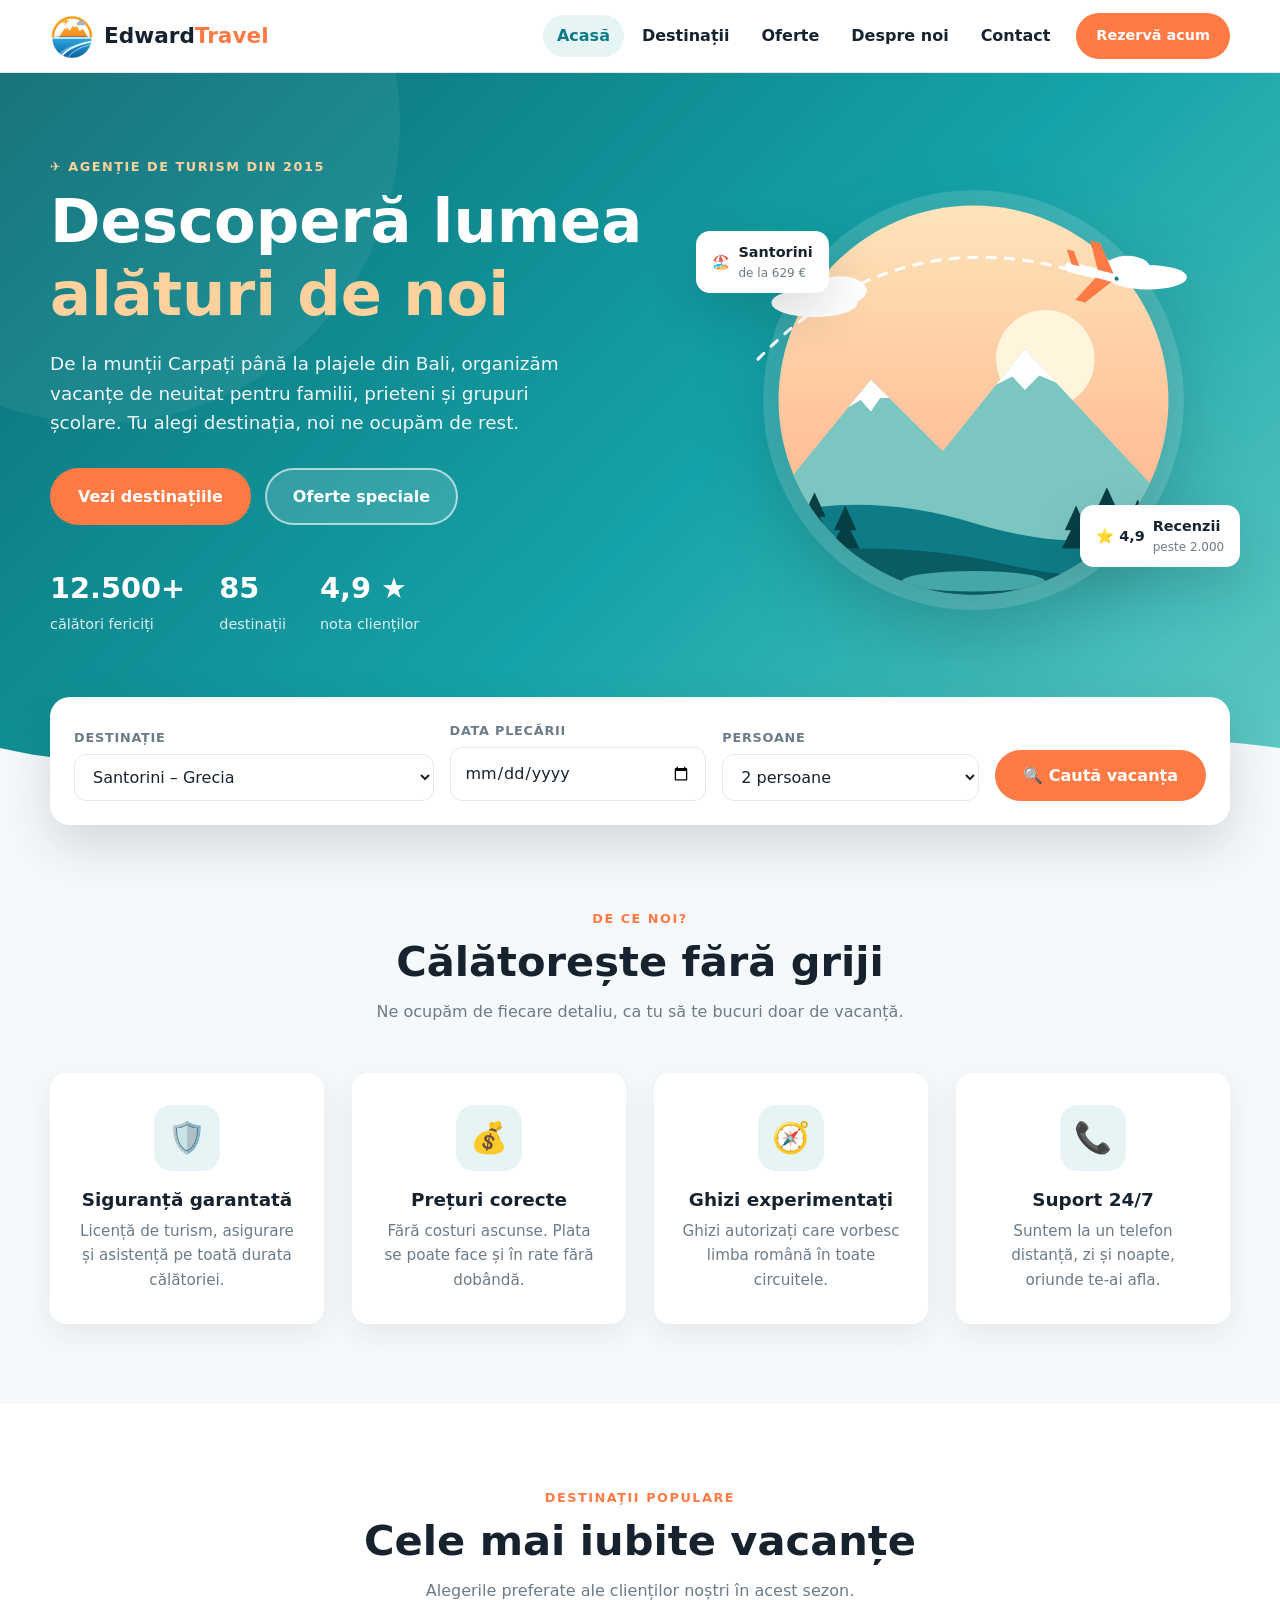
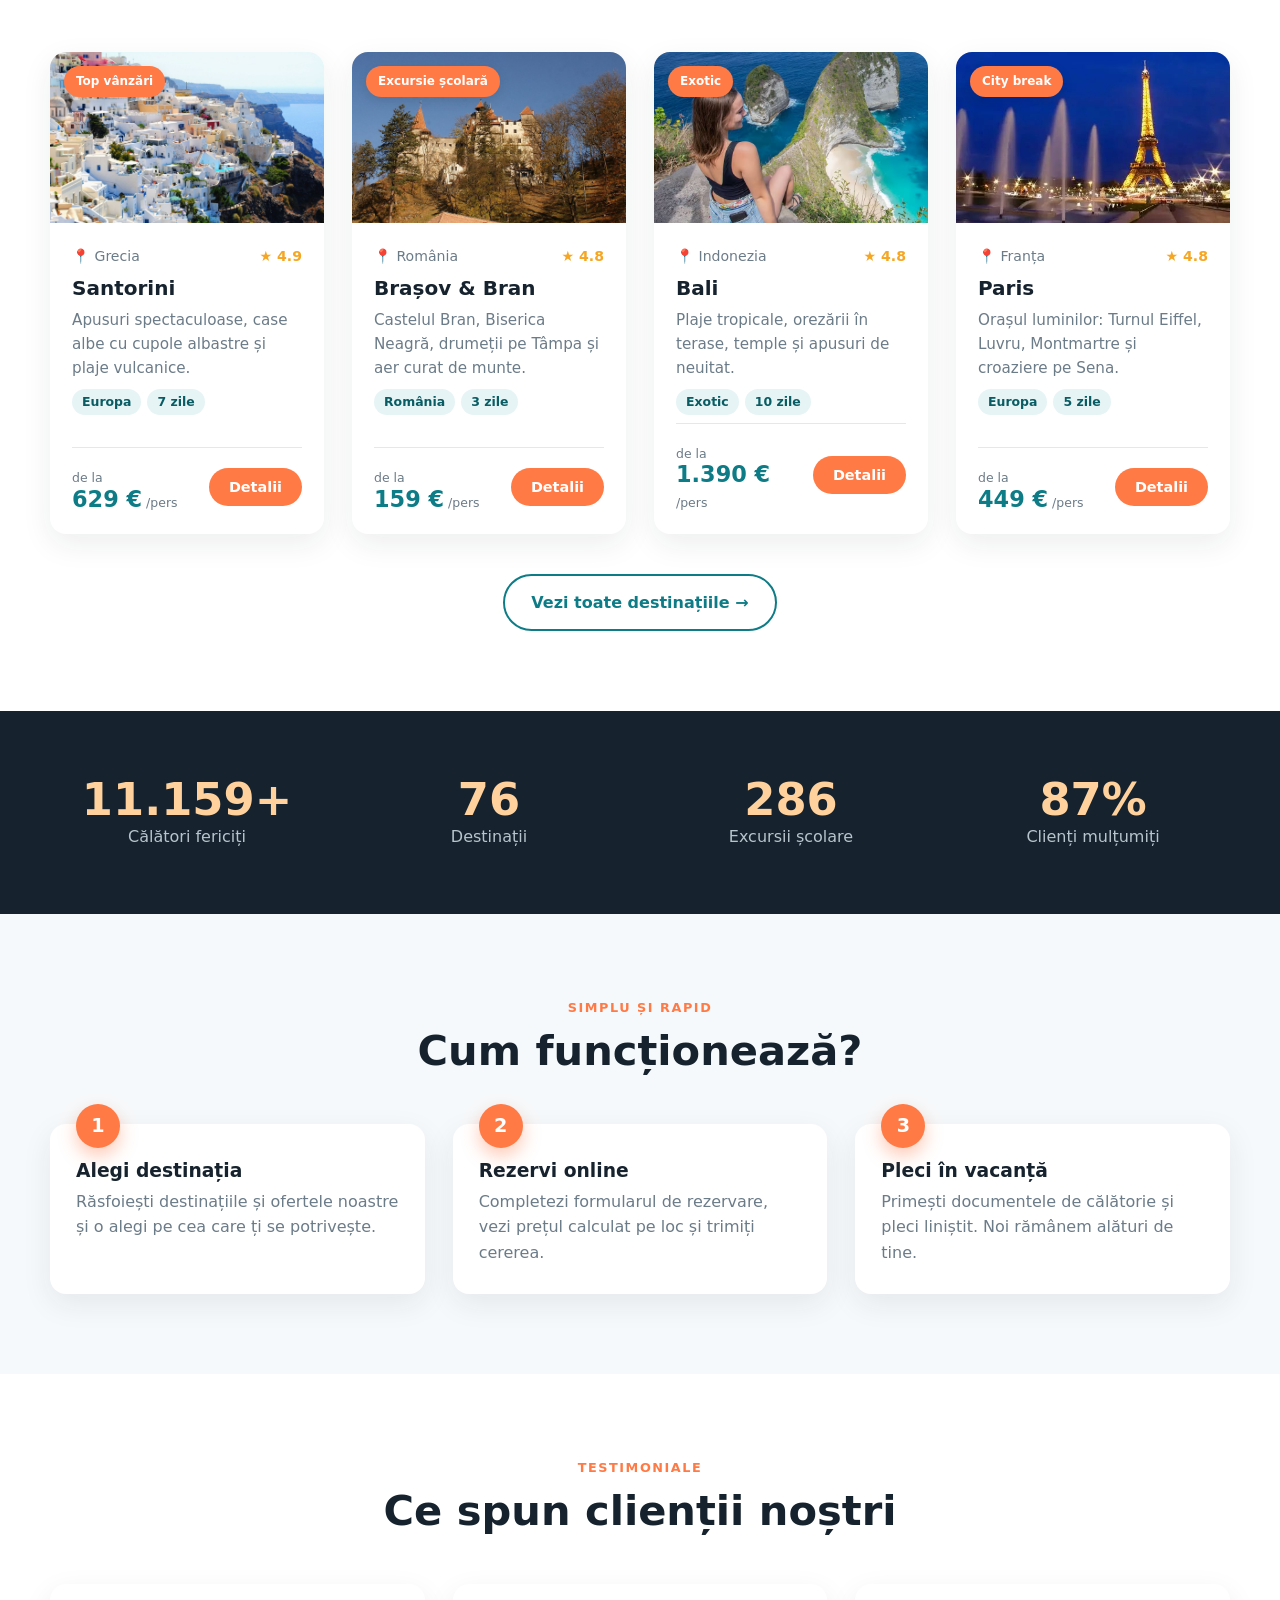
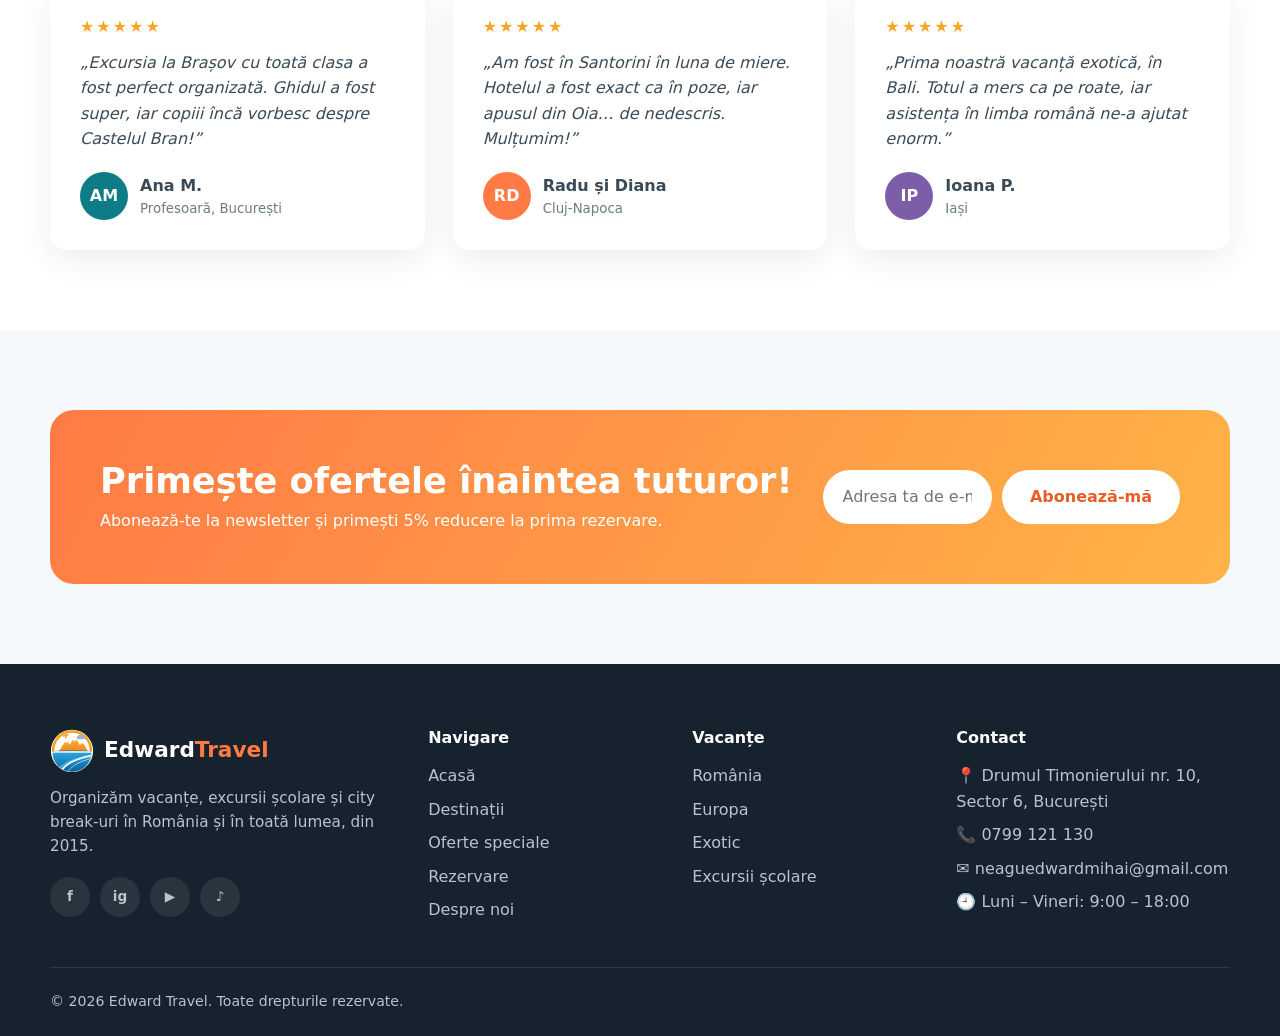
<file: index.html>
<!DOCTYPE html>
<html lang="ro">
<head>
  <meta charset="UTF-8">
  <meta name="viewport" content="width=device-width, initial-scale=1.0">
  <title>Edward Travel – Agenție de turism</title>
  <meta name="description" content="Edward Travel: vacanțe, excursii școlare și city break-uri în România și în lume.">
  <link rel="icon" href="img/logo.svg" type="image/svg+xml">
  <link rel="stylesheet" href="css/style.css">
  <script>document.documentElement.classList.add("js");</script>
</head>
<body>

  <header class="header">
    <div class="container nav">
      <a href="index.html" class="logo"><img src="img/logo.svg" alt=""><span>Edward<b>Travel</b></span></a>
      <button class="nav-toggle" aria-label="Deschide meniul" aria-expanded="false"><span></span><span></span><span></span></button>
      <nav class="nav-links">
        <a href="index.html">Acasă</a>
        <a href="destinatii.html">Destinații</a>
        <a href="oferte.html">Oferte</a>
        <a href="despre.html">Despre noi</a>
        <a href="contact.html">Contact</a>
        <a href="rezervare.html" class="btn btn-sm">Rezervă acum</a>
      </nav>
    </div>
  </header>

  <main>
    <section class="hero">
      <div class="container hero-grid">
        <div>
          <span class="eyebrow">✈️ Agenție de turism din 2015</span>
          <h1>Descoperă lumea <span>alături de noi</span></h1>
          <p class="lead">De la munții Carpați până la plajele din Bali, organizăm vacanțe de neuitat pentru familii, prieteni și grupuri școlare. Tu alegi destinația, noi ne ocupăm de rest.</p>
          <div class="hero-actions">
            <a href="destinatii.html" class="btn">Vezi destinațiile</a>
            <a href="oferte.html" class="btn btn-ghost">Oferte speciale</a>
          </div>
          <div class="hero-stats">
            <div><b>12.500+</b><span>călători fericiți</span></div>
            <div><b>85</b><span>destinații</span></div>
            <div><b>4,9 ★</b><span>nota clienților</span></div>
          </div>
        </div>
        <div class="hero-art">
          <img src="img/hero.svg" alt="Ilustrație cu munți, soare și un avion">
          <div class="hero-badge one">🏖️ <div>Santorini<small>de la 629 €</small></div></div>
          <div class="hero-badge two">⭐ 4,9 <div>Recenzii<small>peste 2.000</small></div></div>
        </div>
      </div>
      <svg class="hero-wave" viewBox="0 0 1440 90" preserveAspectRatio="none" aria-hidden="true"><path d="M0 50 C240 100 480 0 720 40 C960 80 1200 20 1440 50 V90 H0Z" fill="#f6f9fb"/></svg>
    </section>

    <div class="container">
      <form class="search-box reveal" action="rezervare.html" method="get">
        <div class="field">
          <label for="s-dest">Destinație</label>
          <select id="s-dest" name="dest" data-lista-destinatii></select>
        </div>
        <div class="field">
          <label for="s-data">Data plecării</label>
          <input type="date" id="s-data" name="data">
        </div>
        <div class="field">
          <label for="s-pers">Persoane</label>
          <select id="s-pers" name="pers">
            <option value="1">1 persoană</option>
            <option value="2" selected>2 persoane</option>
            <option value="3">3 persoane</option>
            <option value="4">4 persoane</option>
            <option value="5">5 persoane</option>
            <option value="6">6 persoane</option>
          </select>
        </div>
        <button class="btn" type="submit">🔍 Caută vacanța</button>
      </form>
    </div>

    <section class="section">
      <div class="container">
        <div class="section-head reveal">
          <span class="eyebrow">De ce noi?</span>
          <h2>Călătorește fără griji</h2>
          <p>Ne ocupăm de fiecare detaliu, ca tu să te bucuri doar de vacanță.</p>
        </div>
        <div class="grid grid-4">
          <div class="feature reveal"><div class="icon">🛡️</div><h3>Siguranță garantată</h3><p>Licență de turism, asigurare și asistență pe toată durata călătoriei.</p></div>
          <div class="feature reveal"><div class="icon">💰</div><h3>Prețuri corecte</h3><p>Fără costuri ascunse. Plata se poate face și în rate fără dobândă.</p></div>
          <div class="feature reveal"><div class="icon">🧭</div><h3>Ghizi experimentați</h3><p>Ghizi autorizați care vorbesc limba română în toate circuitele.</p></div>
          <div class="feature reveal"><div class="icon">📞</div><h3>Suport 24/7</h3><p>Suntem la un telefon distanță, zi și noapte, oriunde te-ai afla.</p></div>
        </div>
      </div>
    </section>

    <section class="section section-white">
      <div class="container">
        <div class="section-head reveal">
          <span class="eyebrow">Destinații populare</span>
          <h2>Cele mai iubite vacanțe</h2>
          <p>Alegerile preferate ale clienților noștri în acest sezon.</p>
        </div>
        <div class="grid grid-4" data-destinatii="populare"></div>
        <div class="text-center mt-40"><a href="destinatii.html" class="btn btn-outline">Vezi toate destinațiile →</a></div>
      </div>
    </section>

    <section class="stats">
      <div class="container grid grid-4">
        <div><div class="stat-num" data-count="12500" data-suffix="+">0</div><p>Călători fericiți</p></div>
        <div><div class="stat-num" data-count="85">0</div><p>Destinații</p></div>
        <div><div class="stat-num" data-count="320">0</div><p>Excursii școlare</p></div>
        <div><div class="stat-num" data-count="98" data-suffix="%">0</div><p>Clienți mulțumiți</p></div>
      </div>
    </section>

    <section class="section">
      <div class="container">
        <div class="section-head reveal">
          <span class="eyebrow">Simplu și rapid</span>
          <h2>Cum funcționează?</h2>
        </div>
        <div class="grid grid-3 steps">
          <div class="step reveal"><h3>Alegi destinația</h3><p>Răsfoiești destinațiile și ofertele noastre și o alegi pe cea care ți se potrivește.</p></div>
          <div class="step reveal"><h3>Rezervi online</h3><p>Completezi formularul de rezervare, vezi prețul calculat pe loc și trimiți cererea.</p></div>
          <div class="step reveal"><h3>Pleci în vacanță</h3><p>Primești documentele de călătorie și pleci liniștit. Noi rămânem alături de tine.</p></div>
        </div>
      </div>
    </section>

    <section class="section section-white">
      <div class="container">
        <div class="section-head reveal">
          <span class="eyebrow">Testimoniale</span>
          <h2>Ce spun clienții noștri</h2>
        </div>
        <div class="grid grid-3">
          <div class="testimonial reveal">
            <div class="stars">★★★★★</div>
            <p>„Excursia la Brașov cu toată clasa a fost perfect organizată. Ghidul a fost super, iar copiii încă vorbesc despre Castelul Bran!”</p>
            <div class="person"><div class="avatar">AM</div><div><strong>Ana M.</strong><small>Profesoară, București</small></div></div>
          </div>
          <div class="testimonial reveal">
            <div class="stars">★★★★★</div>
            <p>„Am fost în Santorini în luna de miere. Hotelul a fost exact ca în poze, iar apusul din Oia… de nedescris. Mulțumim!”</p>
            <div class="person"><div class="avatar c2">RD</div><div><strong>Radu și Diana</strong><small>Cluj-Napoca</small></div></div>
          </div>
          <div class="testimonial reveal">
            <div class="stars">★★★★★</div>
            <p>„Prima noastră vacanță exotică, în Bali. Totul a mers ca pe roate, iar asistența în limba română ne-a ajutat enorm.”</p>
            <div class="person"><div class="avatar c3">IP</div><div><strong>Ioana P.</strong><small>Iași</small></div></div>
          </div>
        </div>
      </div>
    </section>

  <section class="section">
    <div class="container">
      <div class="cta reveal">
        <div>
          <h2>Primește ofertele înaintea tuturor!</h2>
          <p>Abonează-te la newsletter și primești 5% reducere la prima rezervare.</p>
        </div>
        <form class="newsletter" data-newsletter novalidate>
          <input type="email" placeholder="Adresa ta de e-mail" aria-label="Adresa de e-mail" required>
          <button class="btn btn-light" type="submit">Abonează-mă</button>
        </form>
      </div>
    </div>
  </section>
  </main>

  <footer class="footer">
    <div class="container">
      <div class="footer-grid">
        <div>
          <a href="index.html" class="logo"><img src="img/logo.svg" alt=""><span>Edward<b>Travel</b></span></a>
          <p>Organizăm vacanțe, excursii școlare și city break-uri în România și în toată lumea, din 2015.</p>
          <div class="socials">
            <a href="#" aria-label="Facebook">f</a>
            <a href="#" aria-label="Instagram">ig</a>
            <a href="#" aria-label="YouTube">▶</a>
            <a href="#" aria-label="TikTok">♪</a>
          </div>
        </div>
        <div>
          <h4>Navigare</h4>
          <ul>
            <li><a href="index.html">Acasă</a></li>
            <li><a href="destinatii.html">Destinații</a></li>
            <li><a href="oferte.html">Oferte speciale</a></li>
            <li><a href="rezervare.html">Rezervare</a></li>
            <li><a href="despre.html">Despre noi</a></li>
          </ul>
        </div>
        <div>
          <h4>Vacanțe</h4>
          <ul>
            <li><a href="destinatii.html?cat=romania">România</a></li>
            <li><a href="destinatii.html?cat=europa">Europa</a></li>
            <li><a href="destinatii.html?cat=exotic">Exotic</a></li>
            <li><a href="oferte.html">Excursii școlare</a></li>
          </ul>
        </div>
        <div>
          <h4>Contact</h4>
          <ul>
            <li>📍 Drumul Timonierului nr. 10, Sector 6, București</li>
            <li>📞 <a href="tel:+40799121130">0799 121 130</a></li>
            <li>✉️ <a href="mailto:neaguedwardmihai@gmail.com">neaguedwardmihai@gmail.com</a></li>
            <li>🕘 Luni – Vineri: 9:00 – 18:00</li>
          </ul>
        </div>
      </div>
      <div class="footer-bottom">
        <span>© <span data-year>2026</span> Edward Travel. Toate drepturile rezervate.</span>
      </div>
    </div>
  </footer>

  <script src="js/data.js"></script>
  <script src="js/script.js"></script>
</body>
</html>
</file>
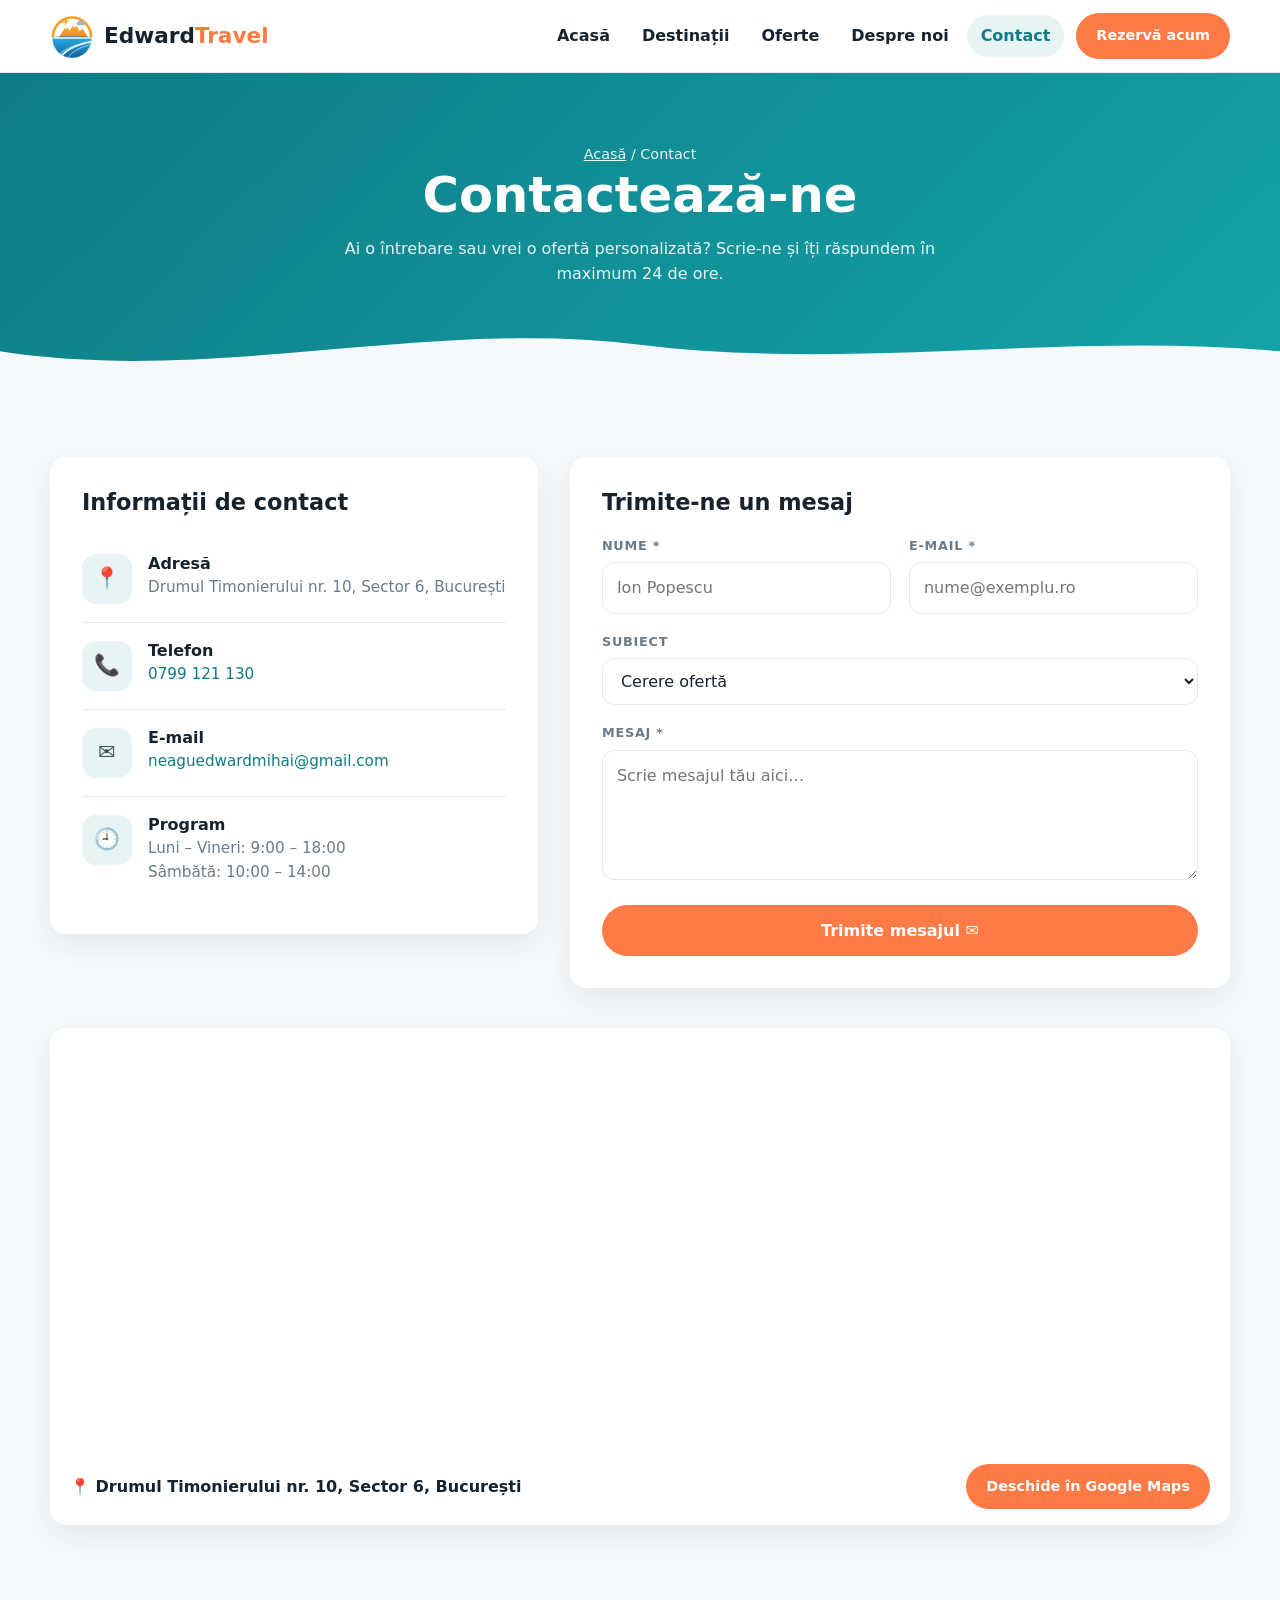
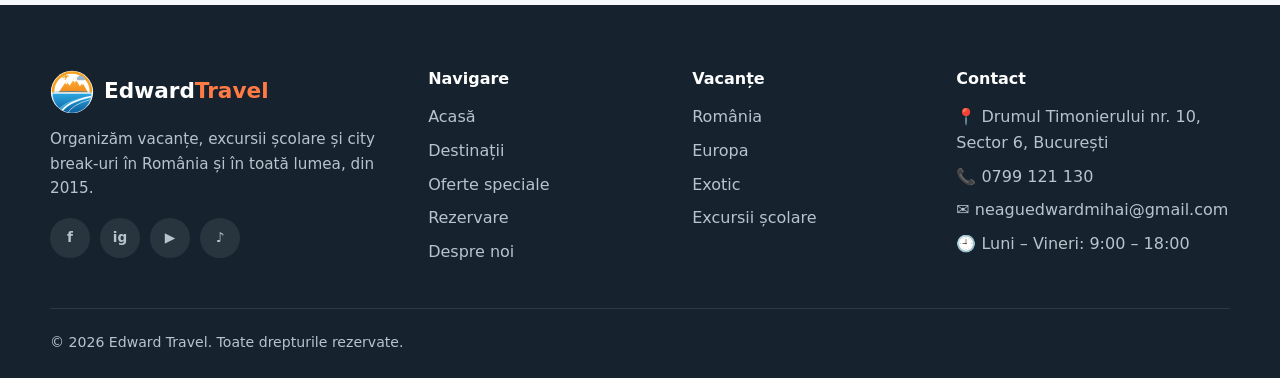
<file: contact.html>
<!DOCTYPE html>
<html lang="ro">
<head>
  <meta charset="UTF-8">
  <meta name="viewport" content="width=device-width, initial-scale=1.0">
  <title>Contact – Edward Travel</title>
  <meta name="description" content="Contactează agenția Edward Travel pentru oferte personalizate.">
  <link rel="icon" href="img/logo.svg" type="image/svg+xml">
  <link rel="stylesheet" href="css/style.css">
  <script>document.documentElement.classList.add("js");</script>
</head>
<body>

  <header class="header">
    <div class="container nav">
      <a href="index.html" class="logo"><img src="img/logo.svg" alt=""><span>Edward<b>Travel</b></span></a>
      <button class="nav-toggle" aria-label="Deschide meniul" aria-expanded="false"><span></span><span></span><span></span></button>
      <nav class="nav-links">
        <a href="index.html">Acasă</a>
        <a href="destinatii.html">Destinații</a>
        <a href="oferte.html">Oferte</a>
        <a href="despre.html">Despre noi</a>
        <a href="contact.html">Contact</a>
        <a href="rezervare.html" class="btn btn-sm">Rezervă acum</a>
      </nav>
    </div>
  </header>

  <section class="page-hero">
    <div class="container">
      <p class="breadcrumb"><a href="index.html">Acasă</a> / Contact</p>
      <h1>Contactează-ne</h1>
      <p>Ai o întrebare sau vrei o ofertă personalizată? Scrie-ne și îți răspundem în maximum 24 de ore.</p>
    </div>
    <svg class="hero-wave" viewBox="0 0 1440 90" preserveAspectRatio="none" aria-hidden="true"><path d="M0 50 C240 100 480 0 720 40 C960 80 1200 20 1440 50 V90 H0Z" fill="#f6f9fb"/></svg>
  </section>

  <main class="section">
    <div class="container">
      <div class="contact-grid">
        <div class="panel reveal">
          <h2>Informații de contact</h2>
          <div class="info-item"><div class="icon">📍</div><div><h4>Adresă</h4><p>Drumul Timonierului nr. 10, Sector 6, București</p></div></div>
          <div class="info-item"><div class="icon">📞</div><div><h4>Telefon</h4><p><a href="tel:+40799121130">0799 121 130</a></p></div></div>
          <div class="info-item"><div class="icon">✉️</div><div><h4>E-mail</h4><p><a href="mailto:neaguedwardmihai@gmail.com">neaguedwardmihai@gmail.com</a></p></div></div>
          <div class="info-item"><div class="icon">🕘</div><div><h4>Program</h4><p>Luni – Vineri: 9:00 – 18:00<br>Sâmbătă: 10:00 – 14:00</p></div></div>
        </div>

        <form id="contact-form" class="panel reveal" novalidate>
          <h2>Trimite-ne un mesaj</h2>
          <div class="form-grid">
            <div class="field">
              <label for="c-nume">Nume *</label>
              <input type="text" id="c-nume" minlength="3" required placeholder="Ion Popescu">
              <p class="error-msg">Introdu numele tău.</p>
            </div>
            <div class="field">
              <label for="c-email">E-mail *</label>
              <input type="email" id="c-email" required placeholder="nume@exemplu.ro">
              <p class="error-msg">Introdu o adresă de e-mail validă.</p>
            </div>
            <div class="field full">
              <label for="c-subiect">Subiect</label>
              <select id="c-subiect">
                <option>Cerere ofertă</option>
                <option>Excursie școlară</option>
                <option>Informații rezervare</option>
                <option>Altceva</option>
              </select>
            </div>
            <div class="field full">
              <label for="c-mesaj">Mesaj *</label>
              <textarea id="c-mesaj" minlength="10" required placeholder="Scrie mesajul tău aici…"></textarea>
              <p class="error-msg">Mesajul trebuie să aibă cel puțin 10 caractere.</p>
            </div>
            <div class="full"><button type="submit" class="btn btn-block">Trimite mesajul ✉️</button></div>
          </div>
        </form>
      </div>

      <div class="map reveal">
        <iframe src="https://www.google.com/maps?q=Drumul+Timonierului+10,+Sector+6,+Bucure%C8%99ti&amp;z=15&amp;output=embed" title="Hartă: Drumul Timonierului nr. 10, Sector 6, București" loading="lazy" referrerpolicy="no-referrer-when-downgrade" allowfullscreen></iframe>
        <div class="map-offline" hidden>
        <svg viewBox="0 0 1180 340" role="img" aria-label="Hartă stilizată">
          <rect width="1180" height="340" fill="#e8f1ec"/>
          <path d="M0 250 Q300 200 520 260 T1180 230 V340 H0Z" fill="#cfe6f0"/>
          <rect x="80" y="40" width="180" height="120" rx="12" fill="#d6ead9"/>
          <rect x="880" y="60" width="200" height="110" rx="12" fill="#d6ead9"/>
          <g stroke="#fff" stroke-width="18" stroke-linecap="round">
            <path d="M0 190 H1180"/><path d="M380 0 V340"/><path d="M760 0 V340"/><path d="M0 70 Q500 110 1180 40"/>
          </g>
          <g stroke="#fff" stroke-width="8"><path d="M560 0 V340"/><path d="M0 130 H1180"/><path d="M200 190 V340"/><path d="M980 190 V340"/></g>
          <g transform="translate(570 120)">
            <ellipse cx="0" cy="70" rx="22" ry="7" fill="#000" opacity=".15"/>
            <path d="M0 70 C-8 50 -30 34 -30 8 a30 30 0 0 1 60 0 C30 34 8 50 0 70Z" fill="#ff7a45"/>
            <circle cx="0" cy="8" r="11" fill="#fff"/>
          </g>
          <rect x="610" y="96" width="210" height="46" rx="23" fill="#16232e"/>
          <text x="715" y="125" fill="#fff" font-family="Segoe UI, Arial, sans-serif" font-size="17" font-weight="700" text-anchor="middle">Edward Travel</text>
        </svg>
        </div>
        <div class="map-foot">
          <span>📍 Drumul Timonierului nr. 10, Sector 6, București</span>
          <a class="btn btn-sm" href="https://www.google.com/maps/search/?api=1&amp;query=Drumul+Timonierului+10,+Sector+6,+Bucure%C8%99ti" target="_blank" rel="noopener">Deschide în Google Maps</a>
        </div>
      </div>
    </div>
  </main>

  <footer class="footer">
    <div class="container">
      <div class="footer-grid">
        <div>
          <a href="index.html" class="logo"><img src="img/logo.svg" alt=""><span>Edward<b>Travel</b></span></a>
          <p>Organizăm vacanțe, excursii școlare și city break-uri în România și în toată lumea, din 2015.</p>
          <div class="socials">
            <a href="#" aria-label="Facebook">f</a>
            <a href="#" aria-label="Instagram">ig</a>
            <a href="#" aria-label="YouTube">▶</a>
            <a href="#" aria-label="TikTok">♪</a>
          </div>
        </div>
        <div>
          <h4>Navigare</h4>
          <ul>
            <li><a href="index.html">Acasă</a></li>
            <li><a href="destinatii.html">Destinații</a></li>
            <li><a href="oferte.html">Oferte speciale</a></li>
            <li><a href="rezervare.html">Rezervare</a></li>
            <li><a href="despre.html">Despre noi</a></li>
          </ul>
        </div>
        <div>
          <h4>Vacanțe</h4>
          <ul>
            <li><a href="destinatii.html?cat=romania">România</a></li>
            <li><a href="destinatii.html?cat=europa">Europa</a></li>
            <li><a href="destinatii.html?cat=exotic">Exotic</a></li>
            <li><a href="oferte.html">Excursii școlare</a></li>
          </ul>
        </div>
        <div>
          <h4>Contact</h4>
          <ul>
            <li>📍 Drumul Timonierului nr. 10, Sector 6, București</li>
            <li>📞 <a href="tel:+40799121130">0799 121 130</a></li>
            <li>✉️ <a href="mailto:neaguedwardmihai@gmail.com">neaguedwardmihai@gmail.com</a></li>
            <li>🕘 Luni – Vineri: 9:00 – 18:00</li>
          </ul>
        </div>
      </div>
      <div class="footer-bottom">
        <span>© <span data-year>2026</span> Edward Travel. Toate drepturile rezervate.</span>
      </div>
    </div>
  </footer>

  <script src="js/data.js"></script>
  <script src="js/script.js"></script>
</body>
</html>
</file>
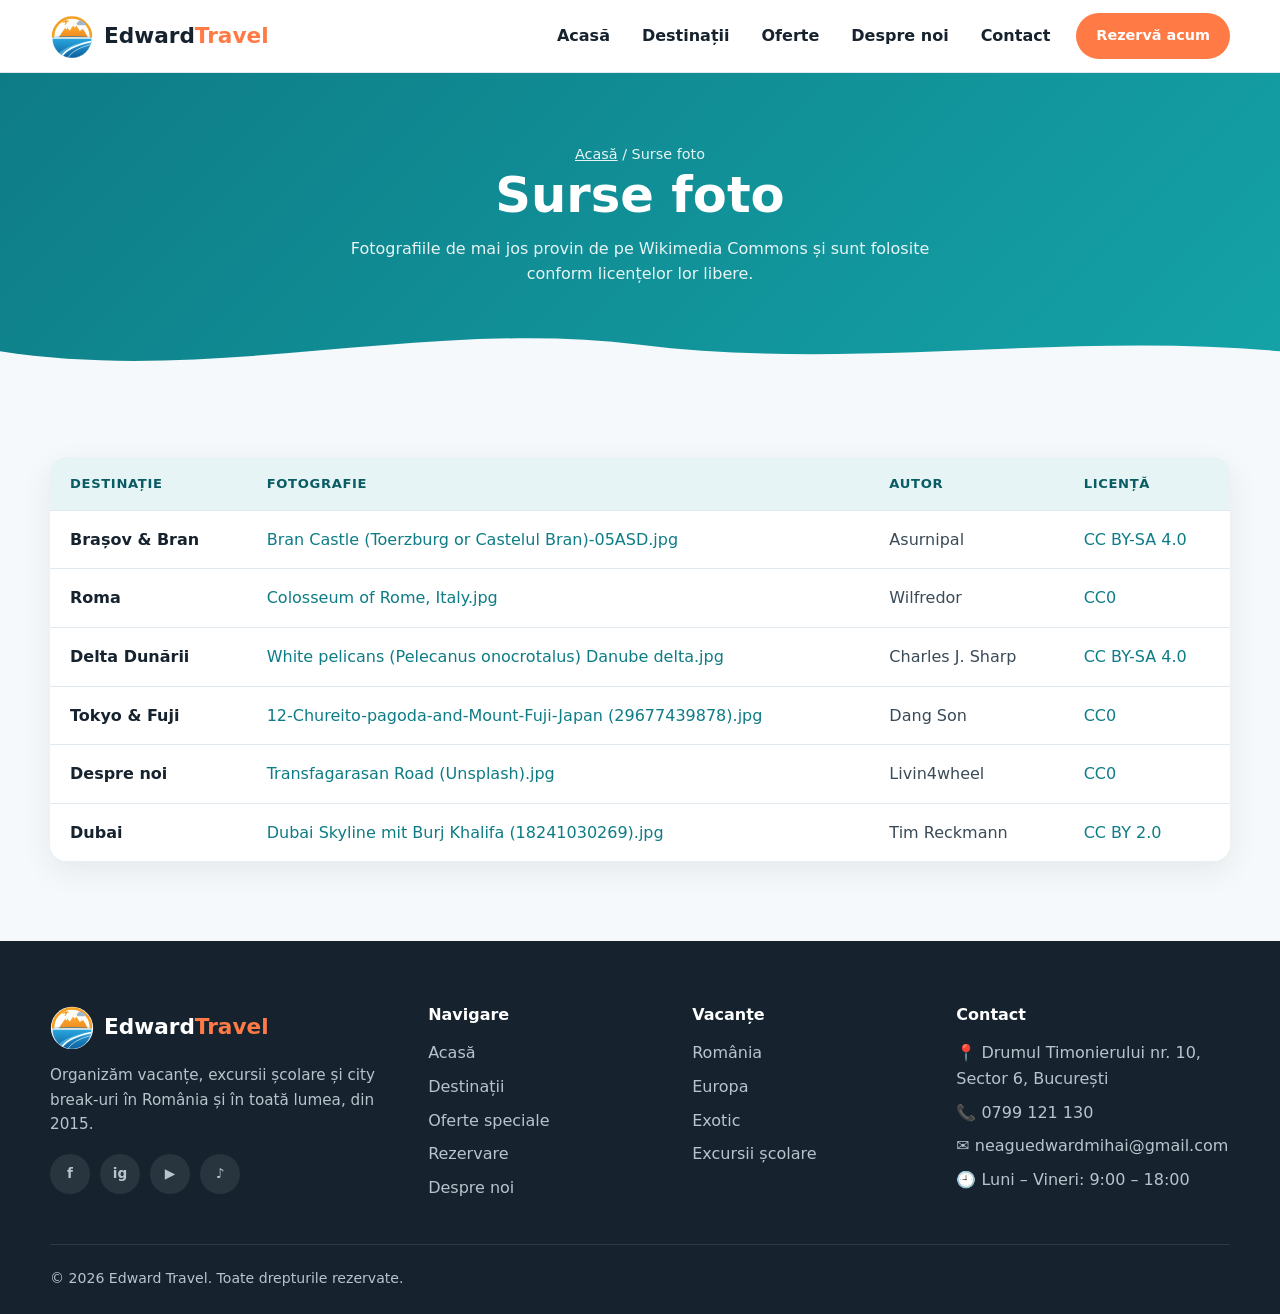
<file: credite.html>
<!DOCTYPE html>
<html lang="ro">
<head>
  <meta charset="UTF-8">
  <meta name="viewport" content="width=device-width, initial-scale=1.0">
  <title>Surse foto – Edward Travel</title>
  <meta name="description" content="Autorii și licențele fotografiilor folosite pe site.">
  <link rel="icon" href="img/logo.svg" type="image/svg+xml">
  <link rel="stylesheet" href="css/style.css">
  <script>document.documentElement.classList.add("js");</script>
</head>
<body>

  <header class="header">
    <div class="container nav">
      <a href="index.html" class="logo"><img src="img/logo.svg" alt=""><span>Edward<b>Travel</b></span></a>
      <button class="nav-toggle" aria-label="Deschide meniul" aria-expanded="false"><span></span><span></span><span></span></button>
      <nav class="nav-links">
        <a href="index.html">Acasă</a>
        <a href="destinatii.html">Destinații</a>
        <a href="oferte.html">Oferte</a>
        <a href="despre.html">Despre noi</a>
        <a href="contact.html">Contact</a>
        <a href="rezervare.html" class="btn btn-sm">Rezervă acum</a>
      </nav>
    </div>
  </header>

  <section class="page-hero">
    <div class="container">
      <p class="breadcrumb"><a href="index.html">Acasă</a> / Surse foto</p>
      <h1>Surse foto</h1>
      <p>Fotografiile de mai jos provin de pe Wikimedia Commons și sunt folosite conform licențelor lor libere.</p>
    </div>
    <svg class="hero-wave" viewBox="0 0 1440 90" preserveAspectRatio="none" aria-hidden="true"><path d="M0 50 C240 100 480 0 720 40 C960 80 1200 20 1440 50 V90 H0Z" fill="#f6f9fb"/></svg>
  </section>

  <main class="section">
    <div class="container">
      <div class="table-wrap">
        <table>
          <thead><tr><th>Destinație</th><th>Fotografie</th><th>Autor</th><th>Licență</th></tr></thead>
          <tbody>
              <tr><td><strong>Brașov & Bran</strong></td><td><a href="https://commons.wikimedia.org/wiki/File:Bran_Castle_(Toerzburg_or_Castelul_Bran)-05ASD.jpg" target="_blank" rel="noopener">Bran Castle (Toerzburg or Castelul Bran)-05ASD.jpg</a></td><td>Asurnipal</td><td><a href="https://creativecommons.org/licenses/by-sa/4.0/" target="_blank" rel="noopener">CC BY-SA 4.0</a></td></tr>
              <tr><td><strong>Roma</strong></td><td><a href="https://commons.wikimedia.org/wiki/File:Colosseum_of_Rome,_Italy.jpg" target="_blank" rel="noopener">Colosseum of Rome, Italy.jpg</a></td><td>Wilfredor</td><td><a href="https://creativecommons.org/publicdomain/zero/1.0/" target="_blank" rel="noopener">CC0</a></td></tr>
              <tr><td><strong>Delta Dunării</strong></td><td><a href="https://commons.wikimedia.org/wiki/File:White_pelicans_(Pelecanus_onocrotalus)_Danube_delta.jpg" target="_blank" rel="noopener">White pelicans (Pelecanus onocrotalus) Danube delta.jpg</a></td><td>Charles J. Sharp</td><td><a href="https://creativecommons.org/licenses/by-sa/4.0/" target="_blank" rel="noopener">CC BY-SA 4.0</a></td></tr>
              <tr><td><strong>Tokyo & Fuji</strong></td><td><a href="https://commons.wikimedia.org/wiki/File:12-Chureito-pagoda-and-Mount-Fuji-Japan_(29677439878).jpg" target="_blank" rel="noopener">12-Chureito-pagoda-and-Mount-Fuji-Japan (29677439878).jpg</a></td><td>Dang Son</td><td><a href="https://creativecommons.org/publicdomain/zero/1.0/" target="_blank" rel="noopener">CC0</a></td></tr>
              <tr><td><strong>Despre noi</strong></td><td><a href="https://commons.wikimedia.org/wiki/File:Transfagarasan_Road_(Unsplash).jpg" target="_blank" rel="noopener">Transfagarasan Road (Unsplash).jpg</a></td><td>Livin4wheel</td><td><a href="https://creativecommons.org/publicdomain/zero/1.0/" target="_blank" rel="noopener">CC0</a></td></tr>
              <tr><td><strong>Dubai</strong></td><td><a href="https://commons.wikimedia.org/wiki/File:Dubai_Skyline_mit_Burj_Khalifa_(18241030269).jpg" target="_blank" rel="noopener">Dubai Skyline mit Burj Khalifa (18241030269).jpg</a></td><td>Tim Reckmann</td><td><a href="https://creativecommons.org/licenses/by/2.0/" target="_blank" rel="noopener">CC BY 2.0</a></td></tr>
          </tbody>
        </table>
      </div>
    </div>
  </main>

  <footer class="footer">
    <div class="container">
      <div class="footer-grid">
        <div>
          <a href="index.html" class="logo"><img src="img/logo.svg" alt=""><span>Edward<b>Travel</b></span></a>
          <p>Organizăm vacanțe, excursii școlare și city break-uri în România și în toată lumea, din 2015.</p>
          <div class="socials">
            <a href="#" aria-label="Facebook">f</a>
            <a href="#" aria-label="Instagram">ig</a>
            <a href="#" aria-label="YouTube">▶</a>
            <a href="#" aria-label="TikTok">♪</a>
          </div>
        </div>
        <div>
          <h4>Navigare</h4>
          <ul>
            <li><a href="index.html">Acasă</a></li>
            <li><a href="destinatii.html">Destinații</a></li>
            <li><a href="oferte.html">Oferte speciale</a></li>
            <li><a href="rezervare.html">Rezervare</a></li>
            <li><a href="despre.html">Despre noi</a></li>
          </ul>
        </div>
        <div>
          <h4>Vacanțe</h4>
          <ul>
            <li><a href="destinatii.html?cat=romania">România</a></li>
            <li><a href="destinatii.html?cat=europa">Europa</a></li>
            <li><a href="destinatii.html?cat=exotic">Exotic</a></li>
            <li><a href="oferte.html">Excursii școlare</a></li>
          </ul>
        </div>
        <div>
          <h4>Contact</h4>
          <ul>
            <li>📍 Drumul Timonierului nr. 10, Sector 6, București</li>
            <li>📞 <a href="tel:+40799121130">0799 121 130</a></li>
            <li>✉️ <a href="mailto:neaguedwardmihai@gmail.com">neaguedwardmihai@gmail.com</a></li>
            <li>🕘 Luni – Vineri: 9:00 – 18:00</li>
          </ul>
        </div>
      </div>
      <div class="footer-bottom">
        <span>© <span data-year>2026</span> Edward Travel. Toate drepturile rezervate.</span>
      </div>
    </div>
  </footer>

  <script src="js/data.js"></script>
  <script src="js/script.js"></script>
</body>
</html>
</file>
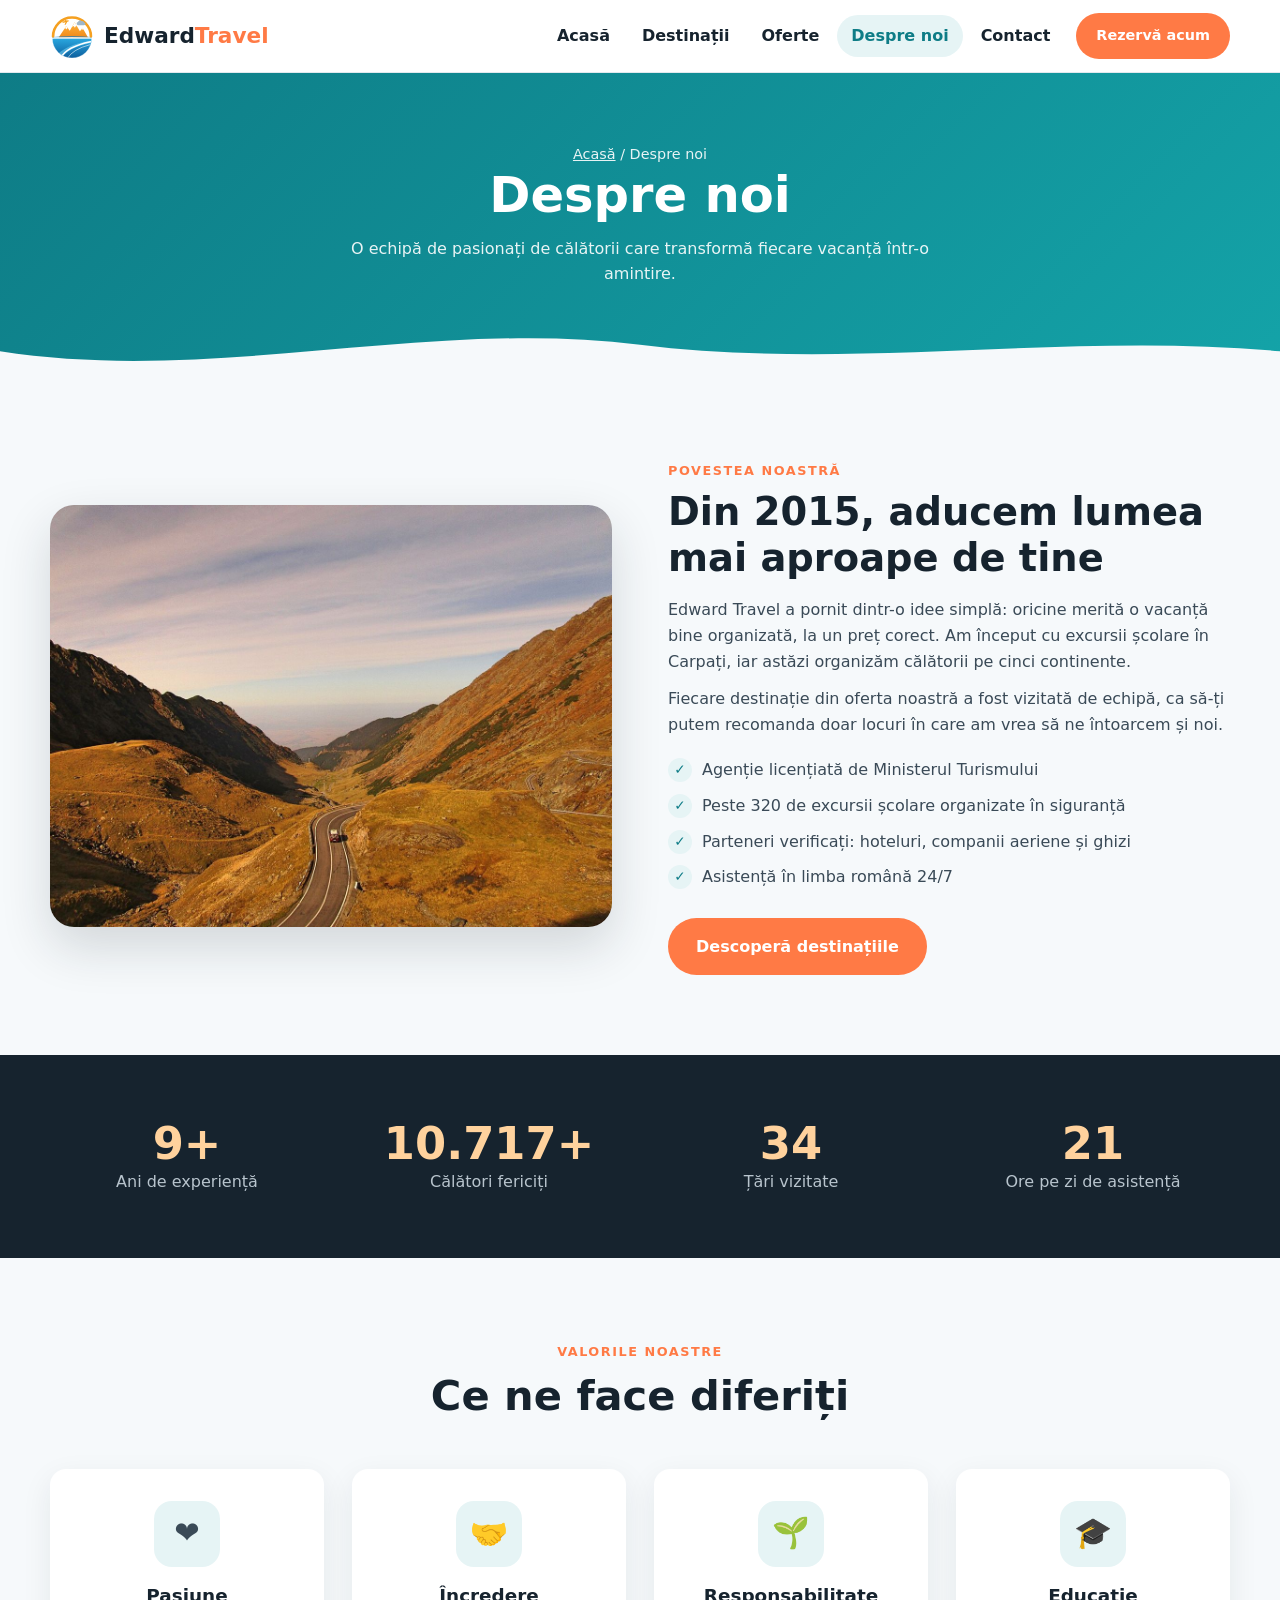
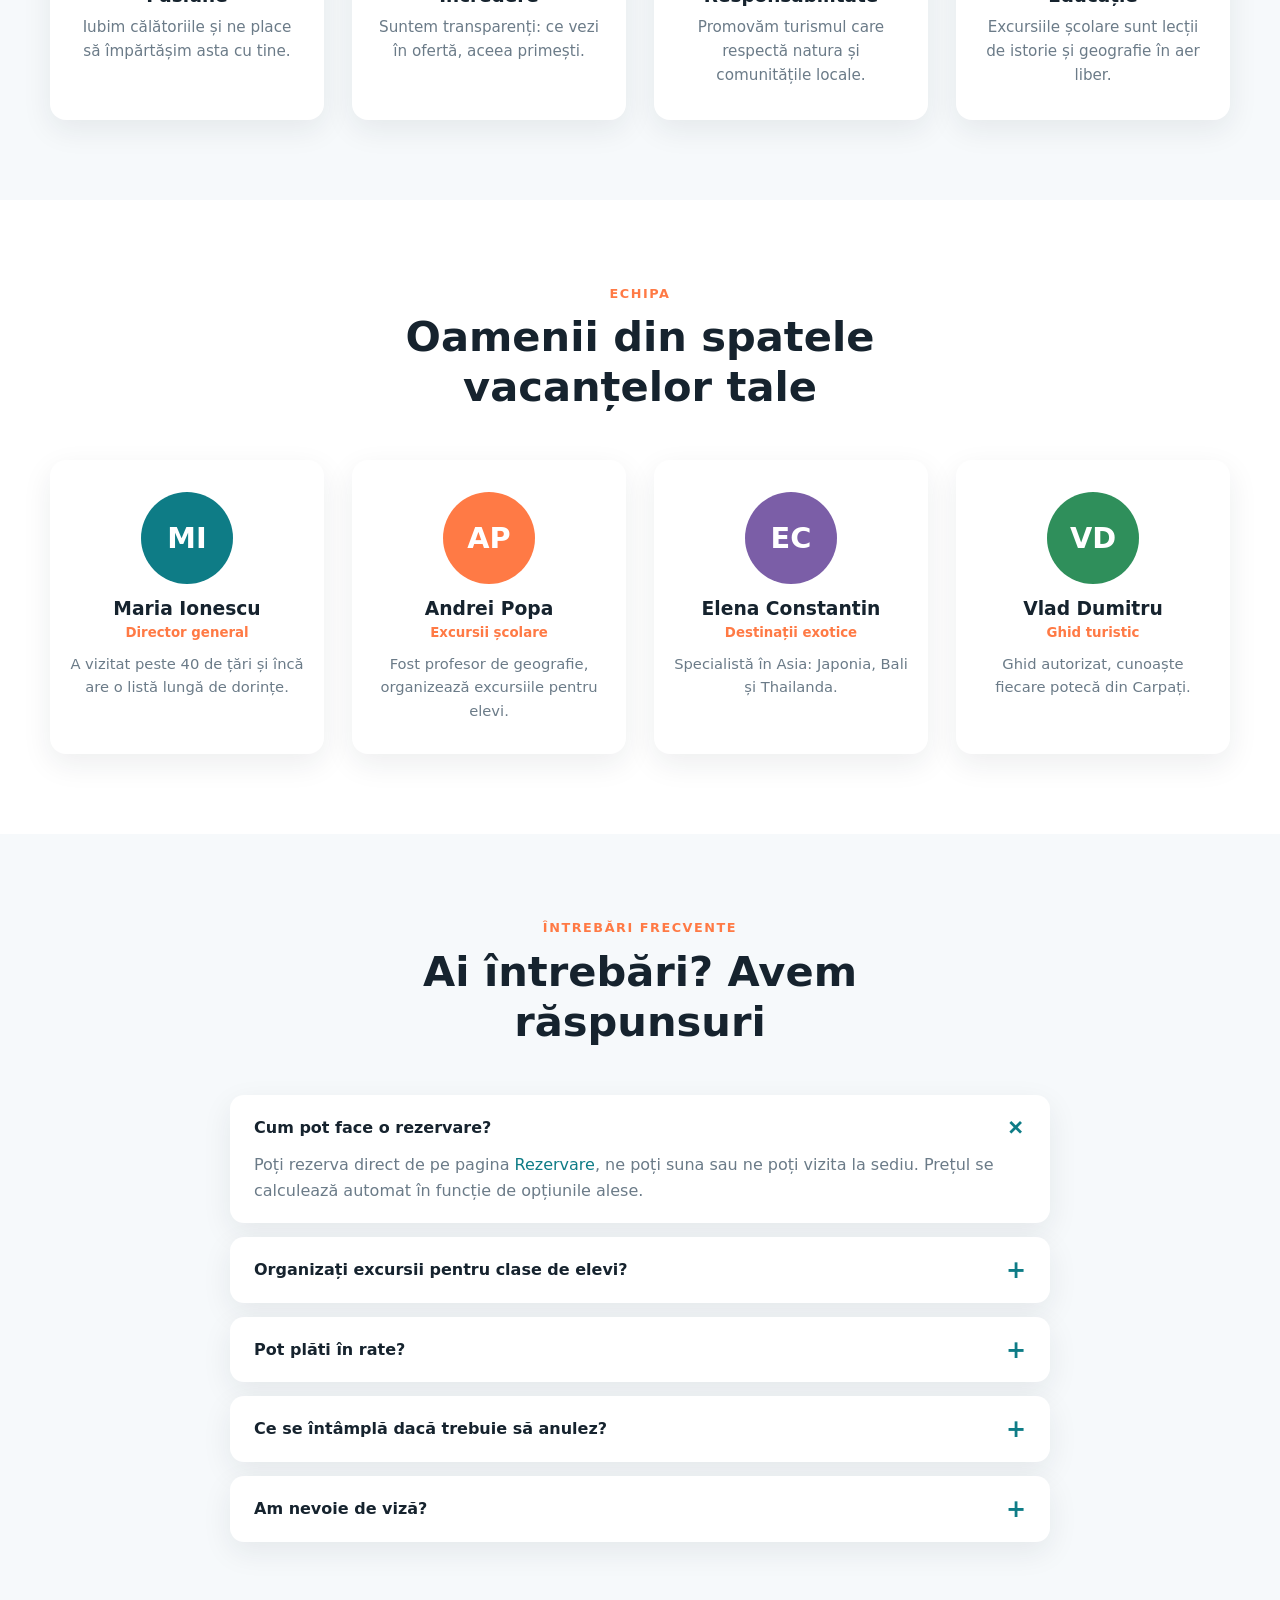
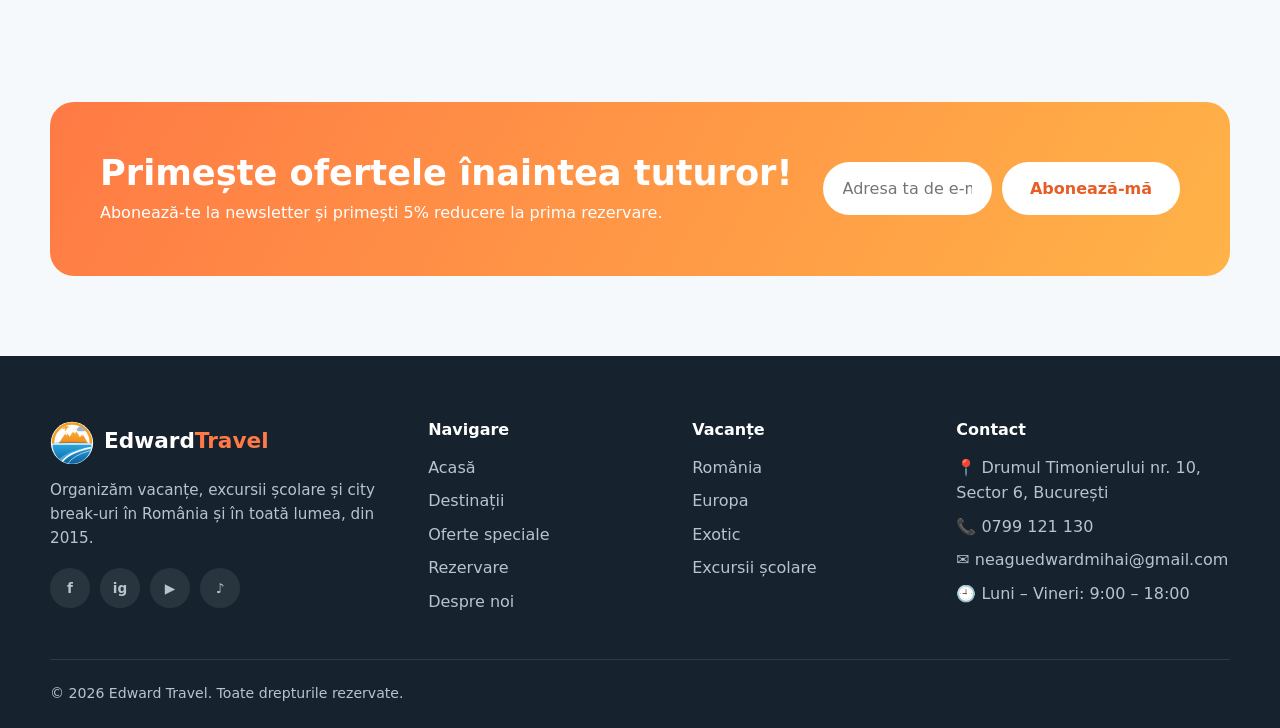
<file: despre.html>
<!DOCTYPE html>
<html lang="ro">
<head>
  <meta charset="UTF-8">
  <meta name="viewport" content="width=device-width, initial-scale=1.0">
  <title>Despre noi – Edward Travel</title>
  <meta name="description" content="Povestea, echipa și valorile agenției Edward Travel.">
  <link rel="icon" href="img/logo.svg" type="image/svg+xml">
  <link rel="stylesheet" href="css/style.css">
  <script>document.documentElement.classList.add("js");</script>
</head>
<body>

  <header class="header">
    <div class="container nav">
      <a href="index.html" class="logo"><img src="img/logo.svg" alt=""><span>Edward<b>Travel</b></span></a>
      <button class="nav-toggle" aria-label="Deschide meniul" aria-expanded="false"><span></span><span></span><span></span></button>
      <nav class="nav-links">
        <a href="index.html">Acasă</a>
        <a href="destinatii.html">Destinații</a>
        <a href="oferte.html">Oferte</a>
        <a href="despre.html">Despre noi</a>
        <a href="contact.html">Contact</a>
        <a href="rezervare.html" class="btn btn-sm">Rezervă acum</a>
      </nav>
    </div>
  </header>

  <section class="page-hero">
    <div class="container">
      <p class="breadcrumb"><a href="index.html">Acasă</a> / Despre noi</p>
      <h1>Despre noi</h1>
      <p>O echipă de pasionați de călătorii care transformă fiecare vacanță într-o amintire.</p>
    </div>
    <svg class="hero-wave" viewBox="0 0 1440 90" preserveAspectRatio="none" aria-hidden="true"><path d="M0 50 C240 100 480 0 720 40 C960 80 1200 20 1440 50 V90 H0Z" fill="#f6f9fb"/></svg>
  </section>

  <main>
    <section class="section">
      <div class="container split">
        <img src="img/despre.jpg" alt="Drumul Transfăgărășan în Munții Făgăraș" class="reveal">
        <div class="reveal">
          <span class="eyebrow">Povestea noastră</span>
          <h2>Din 2015, aducem lumea mai aproape de tine</h2>
          <p>Edward Travel a pornit dintr-o idee simplă: oricine merită o vacanță bine organizată, la un preț corect. Am început cu excursii școlare în Carpați, iar astăzi organizăm călătorii pe cinci continente.</p>
          <p>Fiecare destinație din oferta noastră a fost vizitată de echipă, ca să-ți putem recomanda doar locuri în care am vrea să ne întoarcem și noi.</p>
          <ul class="check-list">
            <li>Agenție licențiată de Ministerul Turismului</li>
            <li>Peste 320 de excursii școlare organizate în siguranță</li>
            <li>Parteneri verificați: hoteluri, companii aeriene și ghizi</li>
            <li>Asistență în limba română 24/7</li>
          </ul>
          <a href="destinatii.html" class="btn">Descoperă destinațiile</a>
        </div>
      </div>
    </section>

    <section class="stats">
      <div class="container grid grid-4">
        <div><div class="stat-num" data-count="10" data-suffix="+">0</div><p>Ani de experiență</p></div>
        <div><div class="stat-num" data-count="12500" data-suffix="+">0</div><p>Călători fericiți</p></div>
        <div><div class="stat-num" data-count="40">0</div><p>Țări vizitate</p></div>
        <div><div class="stat-num" data-count="24">0</div><p>Ore pe zi de asistență</p></div>
      </div>
    </section>

    <section class="section">
      <div class="container">
        <div class="section-head reveal">
          <span class="eyebrow">Valorile noastre</span>
          <h2>Ce ne face diferiți</h2>
        </div>
        <div class="grid grid-4">
          <div class="feature reveal"><div class="icon">❤️</div><h3>Pasiune</h3><p>Iubim călătoriile și ne place să împărtășim asta cu tine.</p></div>
          <div class="feature reveal"><div class="icon">🤝</div><h3>Încredere</h3><p>Suntem transparenți: ce vezi în ofertă, aceea primești.</p></div>
          <div class="feature reveal"><div class="icon">🌱</div><h3>Responsabilitate</h3><p>Promovăm turismul care respectă natura și comunitățile locale.</p></div>
          <div class="feature reveal"><div class="icon">🎓</div><h3>Educație</h3><p>Excursiile școlare sunt lecții de istorie și geografie în aer liber.</p></div>
        </div>
      </div>
    </section>

    <section class="section section-white">
      <div class="container">
        <div class="section-head reveal">
          <span class="eyebrow">Echipa</span>
          <h2>Oamenii din spatele vacanțelor tale</h2>
        </div>
        <div class="grid grid-4">
          <div class="team-card reveal"><div class="avatar">MI</div><h3>Maria Ionescu</h3><small>Director general</small><p>A vizitat peste 40 de țări și încă are o listă lungă de dorințe.</p></div>
          <div class="team-card reveal"><div class="avatar c2">AP</div><h3>Andrei Popa</h3><small>Excursii școlare</small><p>Fost profesor de geografie, organizează excursiile pentru elevi.</p></div>
          <div class="team-card reveal"><div class="avatar c3">EC</div><h3>Elena Constantin</h3><small>Destinații exotice</small><p>Specialistă în Asia: Japonia, Bali și Thailanda.</p></div>
          <div class="team-card reveal"><div class="avatar c4">VD</div><h3>Vlad Dumitru</h3><small>Ghid turistic</small><p>Ghid autorizat, cunoaște fiecare potecă din Carpați.</p></div>
        </div>
      </div>
    </section>

    <section class="section">
      <div class="container">
        <div class="section-head reveal">
          <span class="eyebrow">Întrebări frecvente</span>
          <h2>Ai întrebări? Avem răspunsuri</h2>
        </div>
        <div class="faq">
          <details class="reveal" open>
            <summary>Cum pot face o rezervare?</summary>
            <p>Poți rezerva direct de pe pagina <a href="rezervare.html">Rezervare</a>, ne poți suna sau ne poți vizita la sediu. Prețul se calculează automat în funcție de opțiunile alese.</p>
          </details>
          <details class="reveal">
            <summary>Organizați excursii pentru clase de elevi?</summary>
            <p>Da! Avem pachete speciale pentru școli, cu reducere de până la 30%, ghid inclus și asigurare. Pentru grupuri de peste 20 de elevi, profesorii însoțitori merg gratuit.</p>
          </details>
          <details class="reveal">
            <summary>Pot plăti în rate?</summary>
            <p>Da, oferim plata în până la 6 rate fără dobândă cu cardurile partenere. De asemenea, poți plăti un avans de 30% la rezervare și restul cu 30 de zile înainte de plecare.</p>
          </details>
          <details class="reveal">
            <summary>Ce se întâmplă dacă trebuie să anulez?</summary>
            <p>Dacă alegi asigurarea storno, îți recuperezi banii în caz de boală sau alte situații neprevăzute. Fără asigurare, se aplică penalitățile din contract.</p>
          </details>
          <details class="reveal">
            <summary>Am nevoie de viză?</summary>
            <p>Pentru țările din Uniunea Europeană nu. Pentru destinațiile exotice te ajutăm noi cu toate informațiile și, unde este cazul, cu obținerea vizei.</p>
          </details>
        </div>
      </div>
    </section>

  <section class="section">
    <div class="container">
      <div class="cta reveal">
        <div>
          <h2>Primește ofertele înaintea tuturor!</h2>
          <p>Abonează-te la newsletter și primești 5% reducere la prima rezervare.</p>
        </div>
        <form class="newsletter" data-newsletter novalidate>
          <input type="email" placeholder="Adresa ta de e-mail" aria-label="Adresa de e-mail" required>
          <button class="btn btn-light" type="submit">Abonează-mă</button>
        </form>
      </div>
    </div>
  </section>
  </main>

  <footer class="footer">
    <div class="container">
      <div class="footer-grid">
        <div>
          <a href="index.html" class="logo"><img src="img/logo.svg" alt=""><span>Edward<b>Travel</b></span></a>
          <p>Organizăm vacanțe, excursii școlare și city break-uri în România și în toată lumea, din 2015.</p>
          <div class="socials">
            <a href="#" aria-label="Facebook">f</a>
            <a href="#" aria-label="Instagram">ig</a>
            <a href="#" aria-label="YouTube">▶</a>
            <a href="#" aria-label="TikTok">♪</a>
          </div>
        </div>
        <div>
          <h4>Navigare</h4>
          <ul>
            <li><a href="index.html">Acasă</a></li>
            <li><a href="destinatii.html">Destinații</a></li>
            <li><a href="oferte.html">Oferte speciale</a></li>
            <li><a href="rezervare.html">Rezervare</a></li>
            <li><a href="despre.html">Despre noi</a></li>
          </ul>
        </div>
        <div>
          <h4>Vacanțe</h4>
          <ul>
            <li><a href="destinatii.html?cat=romania">România</a></li>
            <li><a href="destinatii.html?cat=europa">Europa</a></li>
            <li><a href="destinatii.html?cat=exotic">Exotic</a></li>
            <li><a href="oferte.html">Excursii școlare</a></li>
          </ul>
        </div>
        <div>
          <h4>Contact</h4>
          <ul>
            <li>📍 Drumul Timonierului nr. 10, Sector 6, București</li>
            <li>📞 <a href="tel:+40799121130">0799 121 130</a></li>
            <li>✉️ <a href="mailto:neaguedwardmihai@gmail.com">neaguedwardmihai@gmail.com</a></li>
            <li>🕘 Luni – Vineri: 9:00 – 18:00</li>
          </ul>
        </div>
      </div>
      <div class="footer-bottom">
        <span>© <span data-year>2026</span> Edward Travel. Toate drepturile rezervate.</span>
      </div>
    </div>
  </footer>

  <script src="js/data.js"></script>
  <script src="js/script.js"></script>
</body>
</html>
</file>
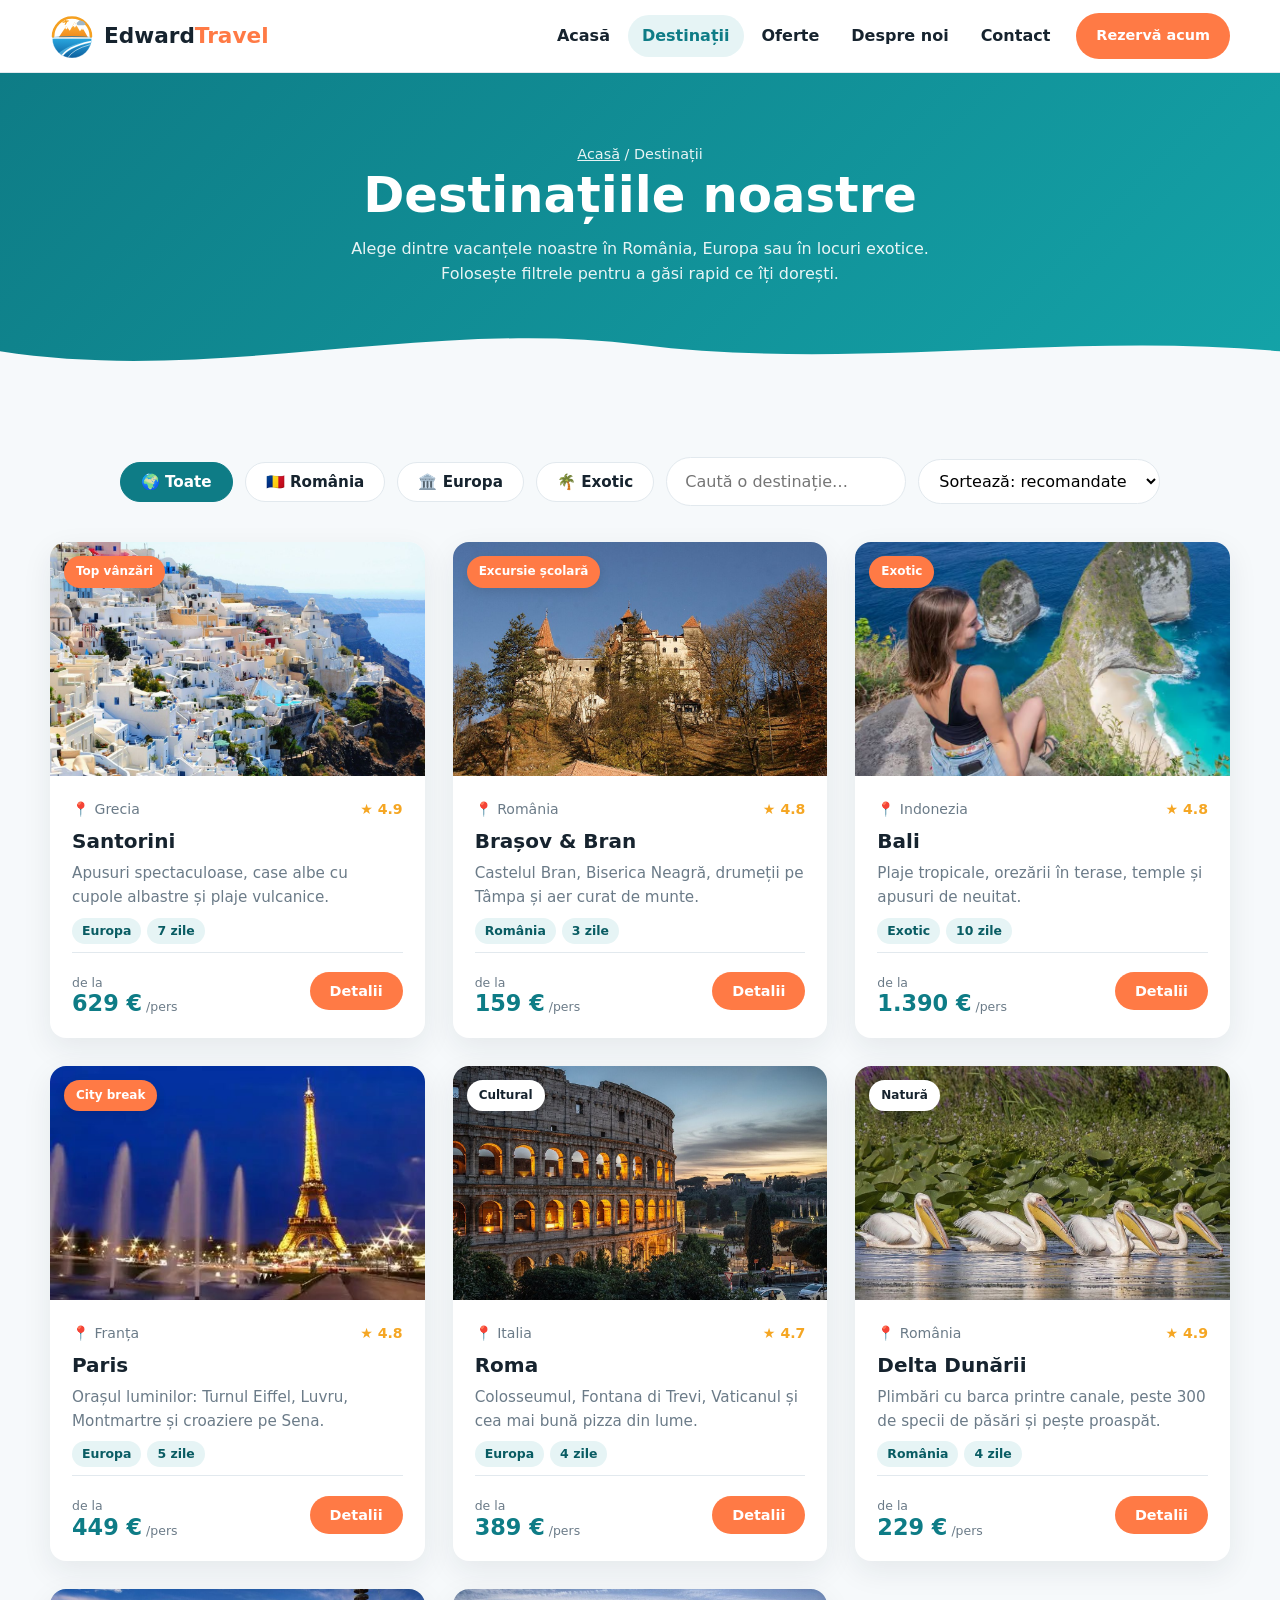
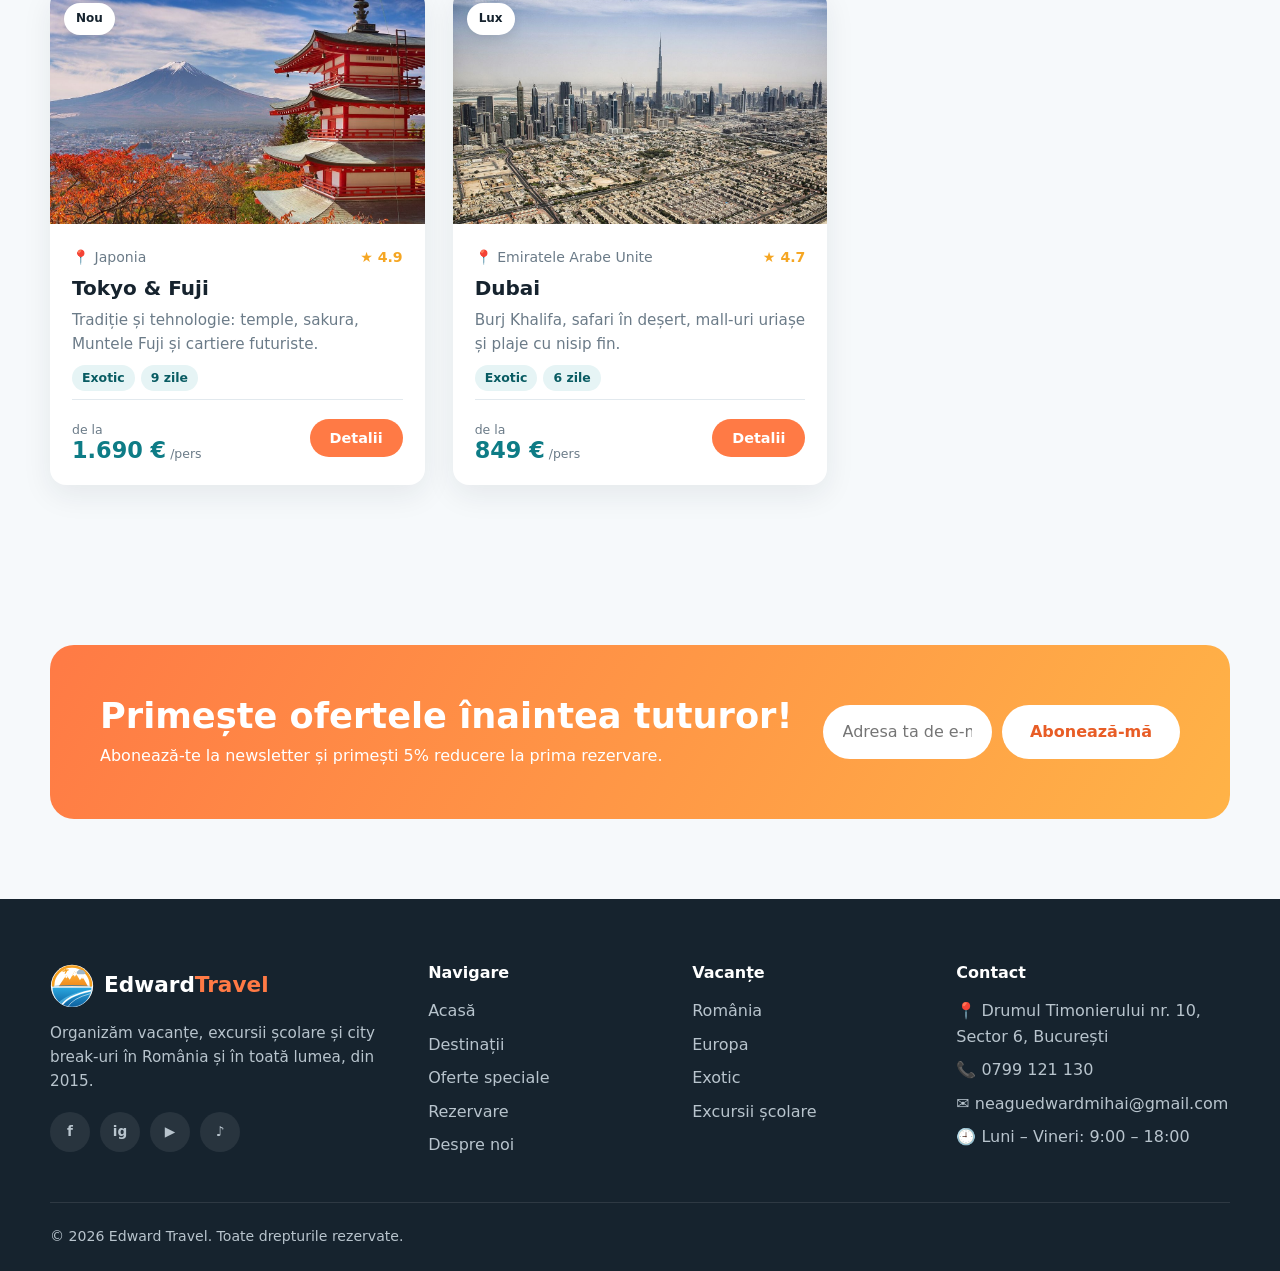
<file: destinatii.html>
<!DOCTYPE html>
<html lang="ro">
<head>
  <meta charset="UTF-8">
  <meta name="viewport" content="width=device-width, initial-scale=1.0">
  <title>Destinații – Edward Travel</title>
  <meta name="description" content="Toate destinațiile Edward Travel: România, Europa și destinații exotice.">
  <link rel="icon" href="img/logo.svg" type="image/svg+xml">
  <link rel="stylesheet" href="css/style.css">
  <script>document.documentElement.classList.add("js");</script>
</head>
<body>

  <header class="header">
    <div class="container nav">
      <a href="index.html" class="logo"><img src="img/logo.svg" alt=""><span>Edward<b>Travel</b></span></a>
      <button class="nav-toggle" aria-label="Deschide meniul" aria-expanded="false"><span></span><span></span><span></span></button>
      <nav class="nav-links">
        <a href="index.html">Acasă</a>
        <a href="destinatii.html">Destinații</a>
        <a href="oferte.html">Oferte</a>
        <a href="despre.html">Despre noi</a>
        <a href="contact.html">Contact</a>
        <a href="rezervare.html" class="btn btn-sm">Rezervă acum</a>
      </nav>
    </div>
  </header>

  <section class="page-hero">
    <div class="container">
      <p class="breadcrumb"><a href="index.html">Acasă</a> / Destinații</p>
      <h1>Destinațiile noastre</h1>
      <p>Alege dintre vacanțele noastre în România, Europa sau în locuri exotice. Folosește filtrele pentru a găsi rapid ce îți dorești.</p>
    </div>
    <svg class="hero-wave" viewBox="0 0 1440 90" preserveAspectRatio="none" aria-hidden="true"><path d="M0 50 C240 100 480 0 720 40 C960 80 1200 20 1440 50 V90 H0Z" fill="#f6f9fb"/></svg>
  </section>

  <main class="section">
    <div class="container">
      <div class="filters">
        <button class="chip active" data-filter="toate">🌍 Toate</button>
        <button class="chip" data-filter="romania">🇷🇴 România</button>
        <button class="chip" data-filter="europa">🏛️ Europa</button>
        <button class="chip" data-filter="exotic">🌴 Exotic</button>
        <input type="search" id="cauta" class="search-input" placeholder="Caută o destinație…" aria-label="Caută o destinație">
        <select id="sortare" class="sort-select" aria-label="Sortează">
          <option value="">Sortează: recomandate</option>
          <option value="pret-asc">Preț crescător</option>
          <option value="pret-desc">Preț descrescător</option>
          <option value="rating">Cele mai apreciate</option>
        </select>
      </div>
      <div class="grid grid-3" data-destinatii="toate"></div>
    </div>
  </main>

  <section class="section">
    <div class="container">
      <div class="cta reveal">
        <div>
          <h2>Primește ofertele înaintea tuturor!</h2>
          <p>Abonează-te la newsletter și primești 5% reducere la prima rezervare.</p>
        </div>
        <form class="newsletter" data-newsletter novalidate>
          <input type="email" placeholder="Adresa ta de e-mail" aria-label="Adresa de e-mail" required>
          <button class="btn btn-light" type="submit">Abonează-mă</button>
        </form>
      </div>
    </div>
  </section>

  <footer class="footer">
    <div class="container">
      <div class="footer-grid">
        <div>
          <a href="index.html" class="logo"><img src="img/logo.svg" alt=""><span>Edward<b>Travel</b></span></a>
          <p>Organizăm vacanțe, excursii școlare și city break-uri în România și în toată lumea, din 2015.</p>
          <div class="socials">
            <a href="#" aria-label="Facebook">f</a>
            <a href="#" aria-label="Instagram">ig</a>
            <a href="#" aria-label="YouTube">▶</a>
            <a href="#" aria-label="TikTok">♪</a>
          </div>
        </div>
        <div>
          <h4>Navigare</h4>
          <ul>
            <li><a href="index.html">Acasă</a></li>
            <li><a href="destinatii.html">Destinații</a></li>
            <li><a href="oferte.html">Oferte speciale</a></li>
            <li><a href="rezervare.html">Rezervare</a></li>
            <li><a href="despre.html">Despre noi</a></li>
          </ul>
        </div>
        <div>
          <h4>Vacanțe</h4>
          <ul>
            <li><a href="destinatii.html?cat=romania">România</a></li>
            <li><a href="destinatii.html?cat=europa">Europa</a></li>
            <li><a href="destinatii.html?cat=exotic">Exotic</a></li>
            <li><a href="oferte.html">Excursii școlare</a></li>
          </ul>
        </div>
        <div>
          <h4>Contact</h4>
          <ul>
            <li>📍 Drumul Timonierului nr. 10, Sector 6, București</li>
            <li>📞 <a href="tel:+40799121130">0799 121 130</a></li>
            <li>✉️ <a href="mailto:neaguedwardmihai@gmail.com">neaguedwardmihai@gmail.com</a></li>
            <li>🕘 Luni – Vineri: 9:00 – 18:00</li>
          </ul>
        </div>
      </div>
      <div class="footer-bottom">
        <span>© <span data-year>2026</span> Edward Travel. Toate drepturile rezervate.</span>
      </div>
    </div>
  </footer>

  <script src="js/data.js"></script>
  <script src="js/script.js"></script>
</body>
</html>
</file>
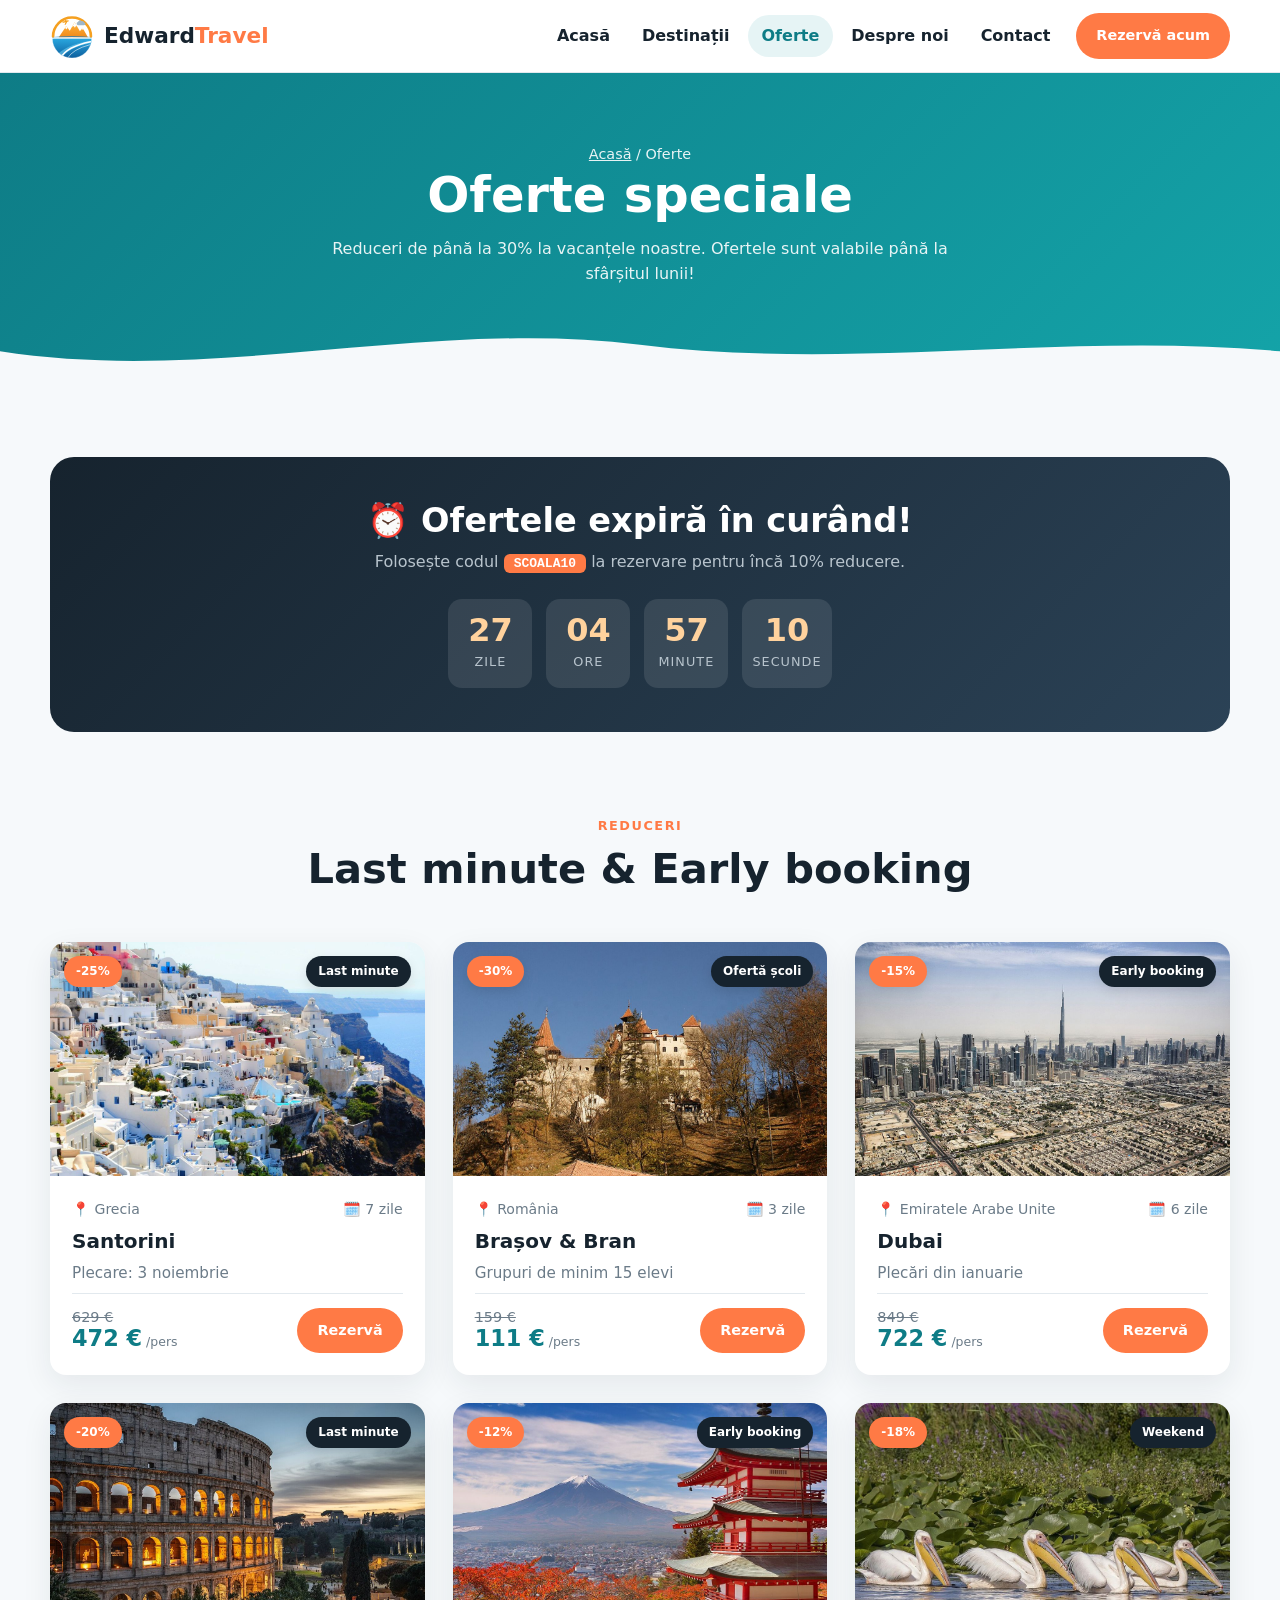
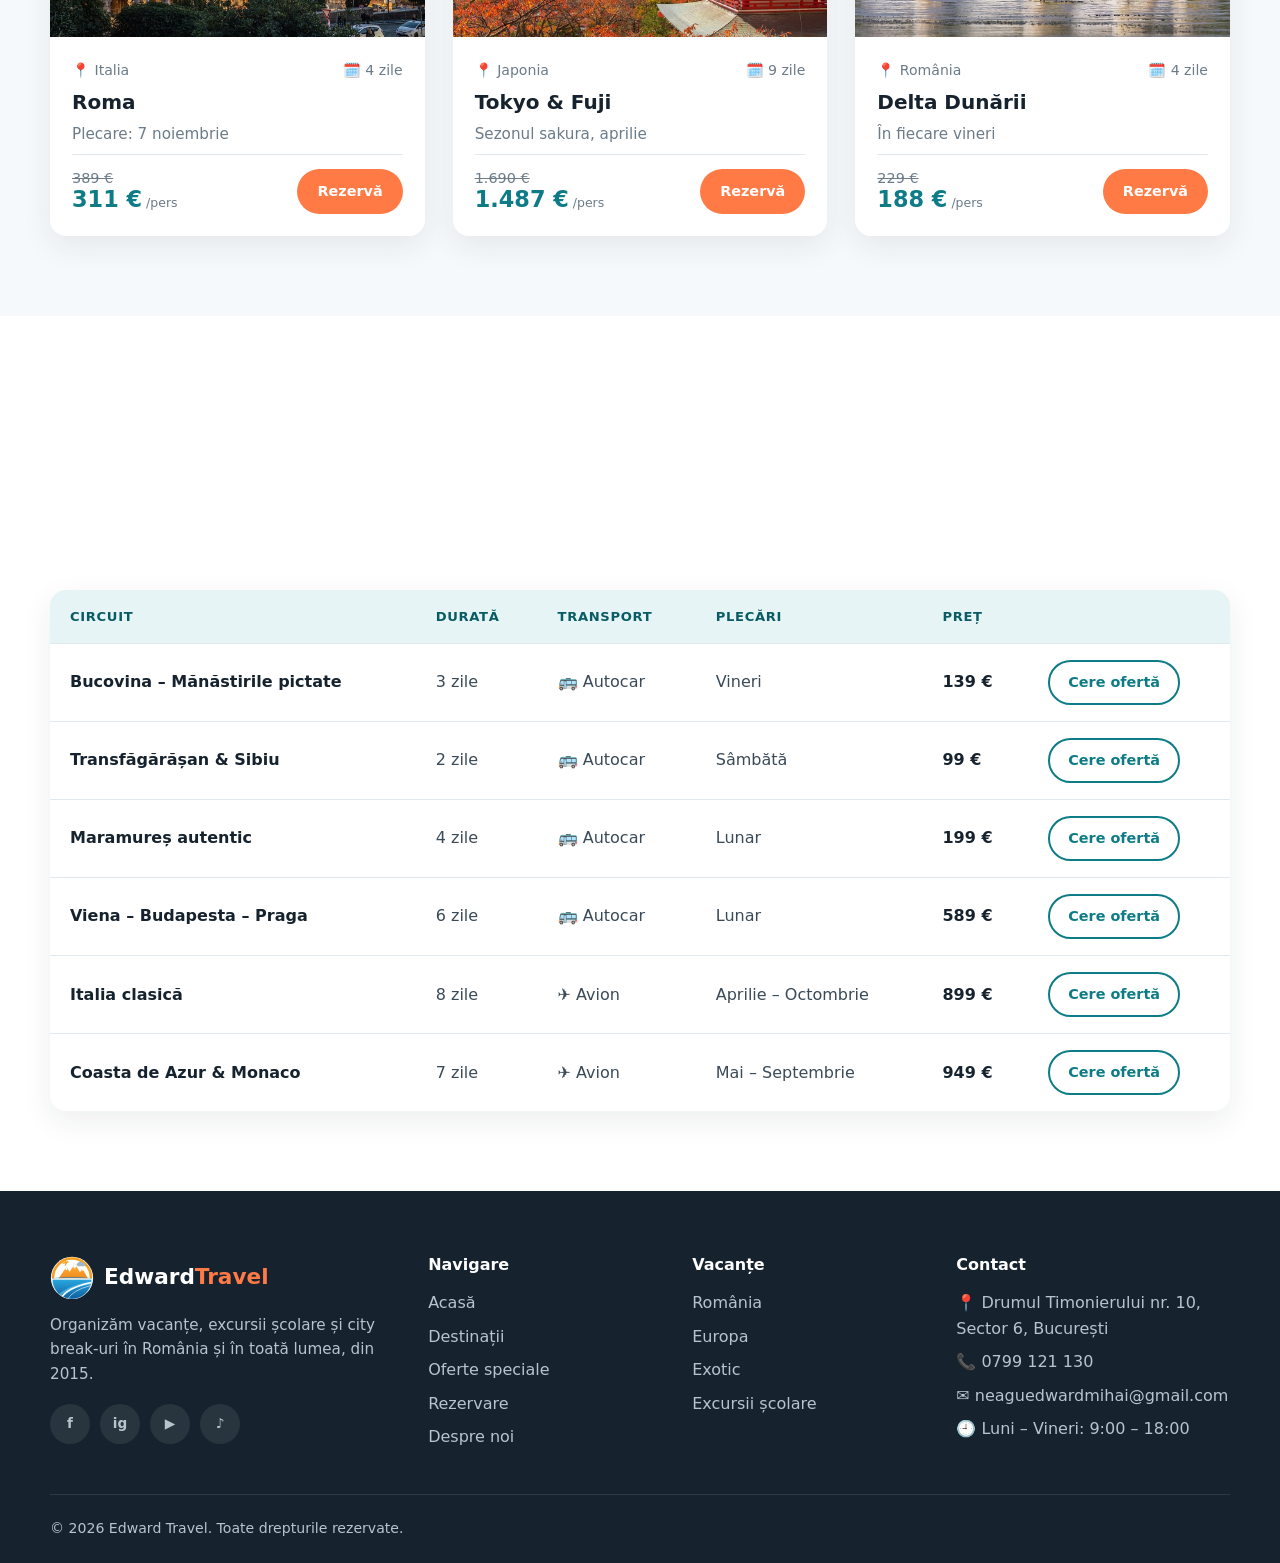
<file: oferte.html>
<!DOCTYPE html>
<html lang="ro">
<head>
  <meta charset="UTF-8">
  <meta name="viewport" content="width=device-width, initial-scale=1.0">
  <title>Oferte speciale – Edward Travel</title>
  <meta name="description" content="Oferte last minute, early booking și excursii școlare la prețuri reduse.">
  <link rel="icon" href="img/logo.svg" type="image/svg+xml">
  <link rel="stylesheet" href="css/style.css">
  <script>document.documentElement.classList.add("js");</script>
</head>
<body>

  <header class="header">
    <div class="container nav">
      <a href="index.html" class="logo"><img src="img/logo.svg" alt=""><span>Edward<b>Travel</b></span></a>
      <button class="nav-toggle" aria-label="Deschide meniul" aria-expanded="false"><span></span><span></span><span></span></button>
      <nav class="nav-links">
        <a href="index.html">Acasă</a>
        <a href="destinatii.html">Destinații</a>
        <a href="oferte.html">Oferte</a>
        <a href="despre.html">Despre noi</a>
        <a href="contact.html">Contact</a>
        <a href="rezervare.html" class="btn btn-sm">Rezervă acum</a>
      </nav>
    </div>
  </header>

  <section class="page-hero">
    <div class="container">
      <p class="breadcrumb"><a href="index.html">Acasă</a> / Oferte</p>
      <h1>Oferte speciale</h1>
      <p>Reduceri de până la 30% la vacanțele noastre. Ofertele sunt valabile până la sfârșitul lunii!</p>
    </div>
    <svg class="hero-wave" viewBox="0 0 1440 90" preserveAspectRatio="none" aria-hidden="true"><path d="M0 50 C240 100 480 0 720 40 C960 80 1200 20 1440 50 V90 H0Z" fill="#f6f9fb"/></svg>
  </section>

  <main>
    <section class="section" style="padding-bottom:40px">
      <div class="container">
        <div class="offer-banner reveal">
          <h2>⏰ Ofertele expiră în curând!</h2>
          <p>Folosește codul <code>SCOALA10</code> la rezervare pentru încă 10% reducere.</p>
          <div class="countdown" data-countdown>
            <div><b data-z>0</b><span>zile</span></div>
            <div><b data-h>00</b><span>ore</span></div>
            <div><b data-m>00</b><span>minute</span></div>
            <div><b data-s>00</b><span>secunde</span></div>
          </div>
        </div>
      </div>
    </section>

    <section class="section" style="padding-top:40px">
      <div class="container">
        <div class="section-head reveal">
          <span class="eyebrow">Reduceri</span>
          <h2>Last minute & Early booking</h2>
        </div>
        <div class="grid grid-3" data-oferte></div>
      </div>
    </section>

    <section class="section section-white">
      <div class="container">
        <div class="section-head reveal">
          <span class="eyebrow">Circuite cu autocarul și avionul</span>
          <h2>Circuite și excursii școlare</h2>
          <p>Prețuri pe persoană. Pentru grupuri școlare de peste 20 de elevi, profesorii însoțitori călătoresc gratuit.</p>
        </div>
        <div class="table-wrap reveal">
          <table>
            <thead>
              <tr><th>Circuit</th><th>Durată</th><th>Transport</th><th>Plecări</th><th>Preț</th><th></th></tr>
            </thead>
            <tbody>
              <tr><td><strong>Bucovina – Mănăstirile pictate</strong></td><td>3 zile</td><td>🚌 Autocar</td><td>Vineri</td><td><strong>139 €</strong></td><td><a href="contact.html" class="btn btn-sm btn-outline">Cere ofertă</a></td></tr>
              <tr><td><strong>Transfăgărășan & Sibiu</strong></td><td>2 zile</td><td>🚌 Autocar</td><td>Sâmbătă</td><td><strong>99 €</strong></td><td><a href="contact.html" class="btn btn-sm btn-outline">Cere ofertă</a></td></tr>
              <tr><td><strong>Maramureș autentic</strong></td><td>4 zile</td><td>🚌 Autocar</td><td>Lunar</td><td><strong>199 €</strong></td><td><a href="contact.html" class="btn btn-sm btn-outline">Cere ofertă</a></td></tr>
              <tr><td><strong>Viena – Budapesta – Praga</strong></td><td>6 zile</td><td>🚌 Autocar</td><td>Lunar</td><td><strong>589 €</strong></td><td><a href="contact.html" class="btn btn-sm btn-outline">Cere ofertă</a></td></tr>
              <tr><td><strong>Italia clasică</strong></td><td>8 zile</td><td>✈️ Avion</td><td>Aprilie – Octombrie</td><td><strong>899 €</strong></td><td><a href="contact.html" class="btn btn-sm btn-outline">Cere ofertă</a></td></tr>
              <tr><td><strong>Coasta de Azur & Monaco</strong></td><td>7 zile</td><td>✈️ Avion</td><td>Mai – Septembrie</td><td><strong>949 €</strong></td><td><a href="contact.html" class="btn btn-sm btn-outline">Cere ofertă</a></td></tr>
            </tbody>
          </table>
        </div>
      </div>
    </section>
  </main>

  <footer class="footer">
    <div class="container">
      <div class="footer-grid">
        <div>
          <a href="index.html" class="logo"><img src="img/logo.svg" alt=""><span>Edward<b>Travel</b></span></a>
          <p>Organizăm vacanțe, excursii școlare și city break-uri în România și în toată lumea, din 2015.</p>
          <div class="socials">
            <a href="#" aria-label="Facebook">f</a>
            <a href="#" aria-label="Instagram">ig</a>
            <a href="#" aria-label="YouTube">▶</a>
            <a href="#" aria-label="TikTok">♪</a>
          </div>
        </div>
        <div>
          <h4>Navigare</h4>
          <ul>
            <li><a href="index.html">Acasă</a></li>
            <li><a href="destinatii.html">Destinații</a></li>
            <li><a href="oferte.html">Oferte speciale</a></li>
            <li><a href="rezervare.html">Rezervare</a></li>
            <li><a href="despre.html">Despre noi</a></li>
          </ul>
        </div>
        <div>
          <h4>Vacanțe</h4>
          <ul>
            <li><a href="destinatii.html?cat=romania">România</a></li>
            <li><a href="destinatii.html?cat=europa">Europa</a></li>
            <li><a href="destinatii.html?cat=exotic">Exotic</a></li>
            <li><a href="oferte.html">Excursii școlare</a></li>
          </ul>
        </div>
        <div>
          <h4>Contact</h4>
          <ul>
            <li>📍 Drumul Timonierului nr. 10, Sector 6, București</li>
            <li>📞 <a href="tel:+40799121130">0799 121 130</a></li>
            <li>✉️ <a href="mailto:neaguedwardmihai@gmail.com">neaguedwardmihai@gmail.com</a></li>
            <li>🕘 Luni – Vineri: 9:00 – 18:00</li>
          </ul>
        </div>
      </div>
      <div class="footer-bottom">
        <span>© <span data-year>2026</span> Edward Travel. Toate drepturile rezervate.</span>
      </div>
    </div>
  </footer>

  <script src="js/data.js"></script>
  <script src="js/script.js"></script>
</body>
</html>
</file>
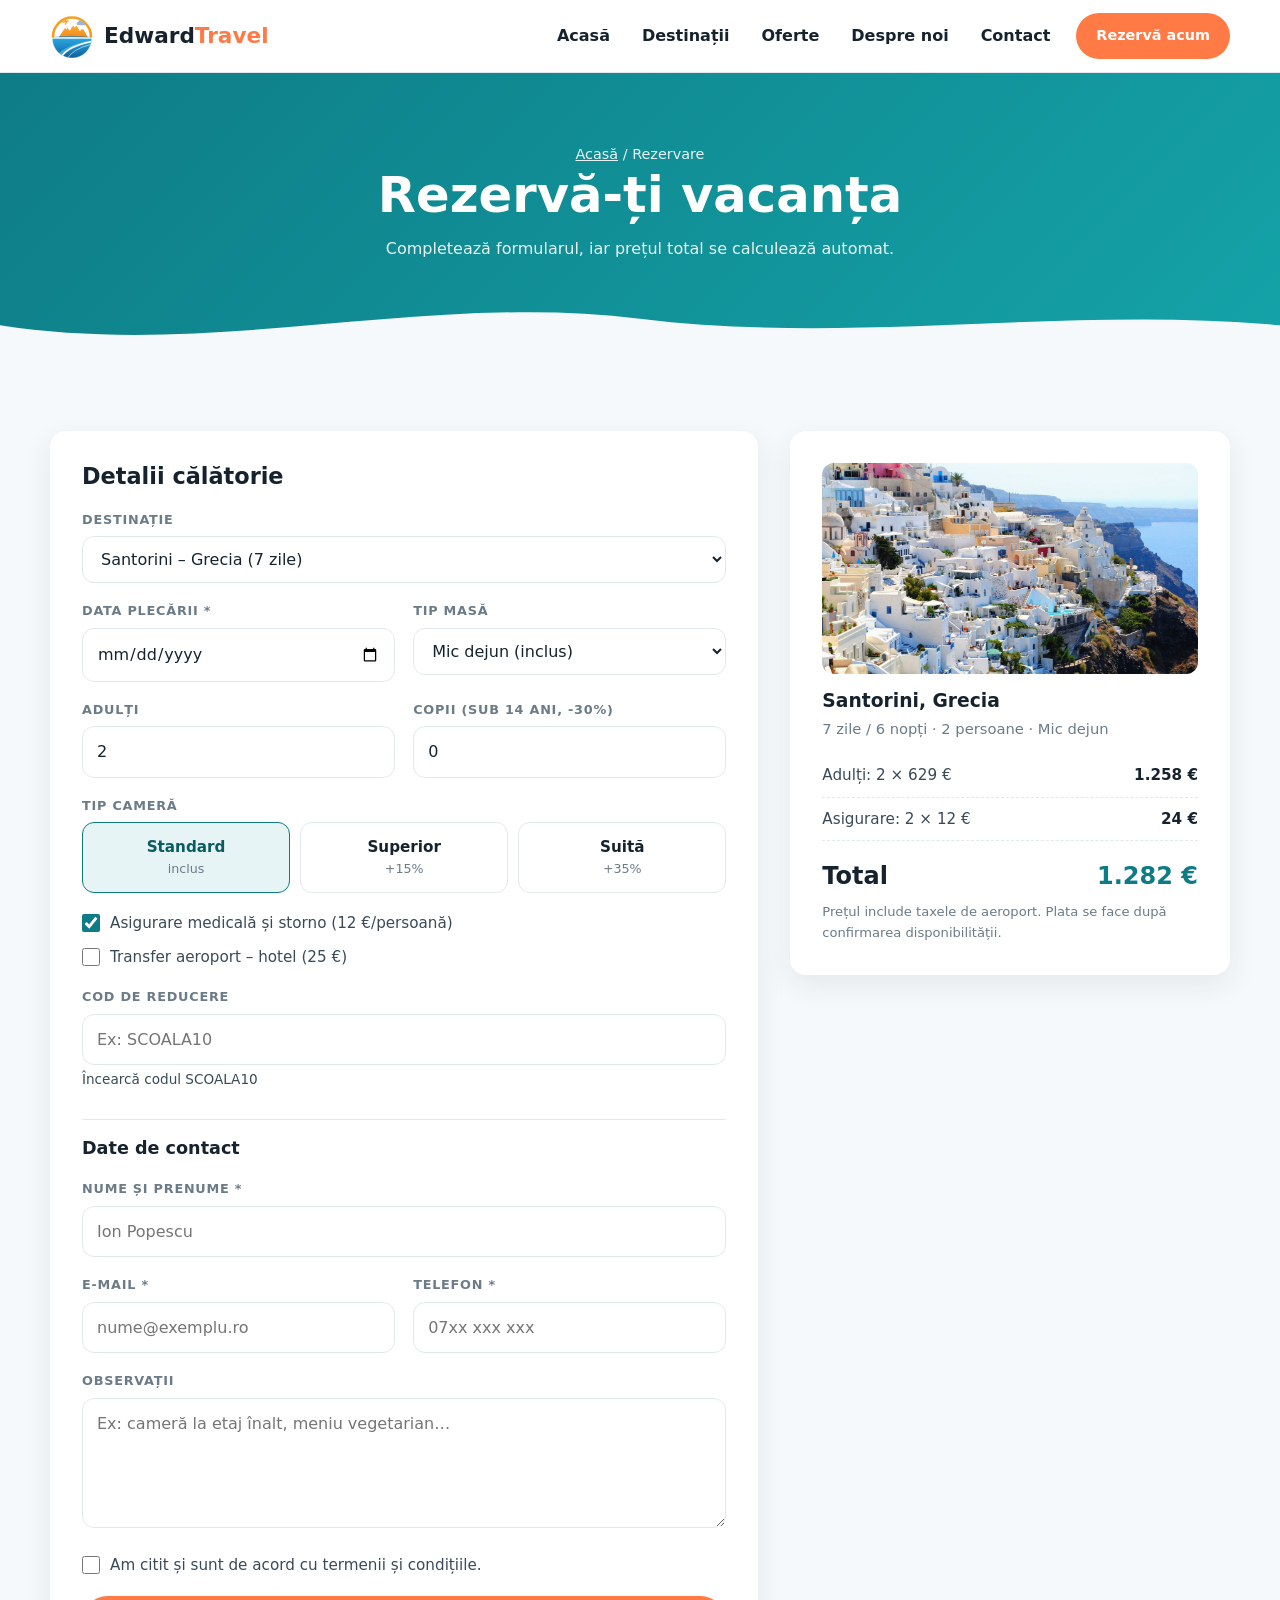
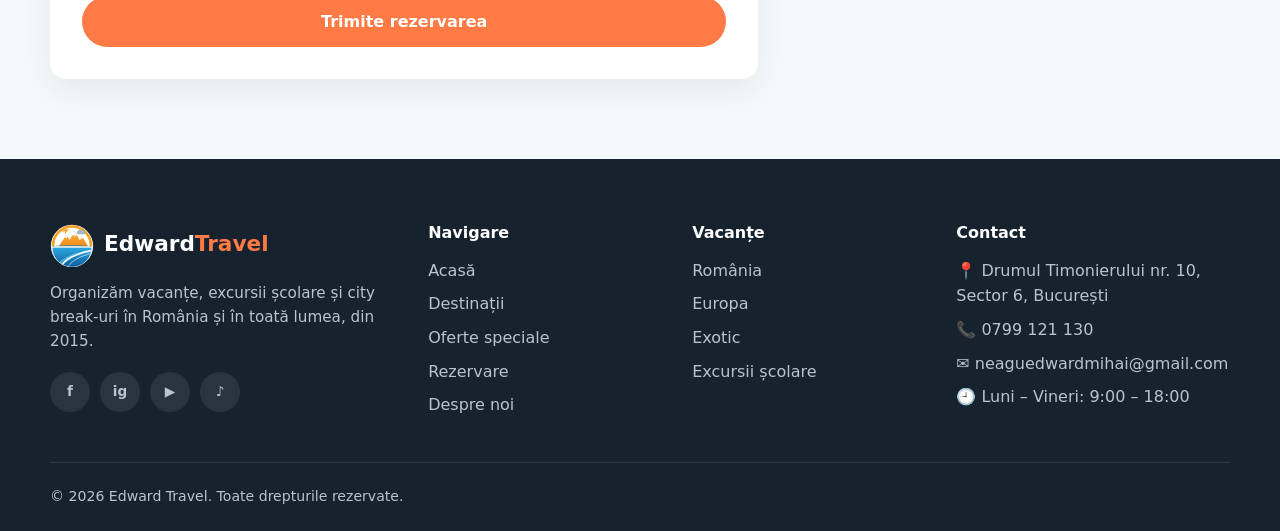
<file: rezervare.html>
<!DOCTYPE html>
<html lang="ro">
<head>
  <meta charset="UTF-8">
  <meta name="viewport" content="width=device-width, initial-scale=1.0">
  <title>Rezervare – Edward Travel</title>
  <meta name="description" content="Rezervă online vacanța dorită și vezi prețul calculat pe loc.">
  <link rel="icon" href="img/logo.svg" type="image/svg+xml">
  <link rel="stylesheet" href="css/style.css">
  <script>document.documentElement.classList.add("js");</script>
</head>
<body>

  <header class="header">
    <div class="container nav">
      <a href="index.html" class="logo"><img src="img/logo.svg" alt=""><span>Edward<b>Travel</b></span></a>
      <button class="nav-toggle" aria-label="Deschide meniul" aria-expanded="false"><span></span><span></span><span></span></button>
      <nav class="nav-links">
        <a href="index.html">Acasă</a>
        <a href="destinatii.html">Destinații</a>
        <a href="oferte.html">Oferte</a>
        <a href="despre.html">Despre noi</a>
        <a href="contact.html">Contact</a>
        <a href="rezervare.html" class="btn btn-sm">Rezervă acum</a>
      </nav>
    </div>
  </header>

  <section class="page-hero">
    <div class="container">
      <p class="breadcrumb"><a href="index.html">Acasă</a> / Rezervare</p>
      <h1>Rezervă-ți vacanța</h1>
      <p>Completează formularul, iar prețul total se calculează automat.</p>
    </div>
    <svg class="hero-wave" viewBox="0 0 1440 90" preserveAspectRatio="none" aria-hidden="true"><path d="M0 50 C240 100 480 0 720 40 C960 80 1200 20 1440 50 V90 H0Z" fill="#f6f9fb"/></svg>
  </section>

  <main class="section">
    <div class="container booking">
      <form id="booking-form" class="panel" novalidate>
        <h2>Detalii călătorie</h2>
        <div class="form-grid">
          <div class="field full">
            <label for="dest">Destinație</label>
            <select id="dest" name="dest" required></select>
          </div>
          <div class="field">
            <label for="data">Data plecării *</label>
            <input type="date" id="data" name="data" required>
            <p class="error-msg">Alege o dată de plecare din viitor.</p>
          </div>
          <div class="field">
            <label for="masa">Tip masă</label>
            <select id="masa" name="masa">
              <option value="mic">Mic dejun (inclus)</option>
              <option value="demi">Demipensiune (+15 €/zi)</option>
              <option value="all">All inclusive (+35 €/zi)</option>
            </select>
          </div>
          <div class="field">
            <label for="adulti">Adulți</label>
            <input type="number" id="adulti" name="adulti" min="1" max="10" value="2" required>
            <p class="error-msg">Între 1 și 10 adulți.</p>
          </div>
          <div class="field">
            <label for="copii">Copii (sub 14 ani, -30%)</label>
            <input type="number" id="copii" name="copii" min="0" max="6" value="0">
            <p class="error-msg">Maxim 6 copii.</p>
          </div>
          <div class="field full">
            <label>Tip cameră</label>
            <div class="radio-cards">
              <label><input type="radio" name="camera" value="standard" checked><span>Standard<small>inclus</small></span></label>
              <label><input type="radio" name="camera" value="superior"><span>Superior<small>+15%</small></span></label>
              <label><input type="radio" name="camera" value="suita"><span>Suită<small>+35%</small></span></label>
            </div>
          </div>
          <div class="full" style="display:grid;gap:10px">
            <label class="checkbox"><input type="checkbox" id="asigurare" checked> Asigurare medicală și storno (12 €/persoană)</label>
            <label class="checkbox"><input type="checkbox" id="transfer"> Transfer aeroport – hotel (25 €)</label>
          </div>
          <div class="field full">
            <label for="cod">Cod de reducere</label>
            <input type="text" id="cod" name="cod" placeholder="Ex: SCOALA10" autocomplete="off">
            <p class="hint" id="cod-hint">Încearcă codul SCOALA10</p>
          </div>

          <h3 class="form-section-title full">Date de contact</h3>
          <div class="field full">
            <label for="nume">Nume și prenume *</label>
            <input type="text" id="nume" name="nume" minlength="3" required placeholder="Ion Popescu">
            <p class="error-msg">Introdu numele complet.</p>
          </div>
          <div class="field">
            <label for="email">E-mail *</label>
            <input type="email" id="email" name="email" required placeholder="nume@exemplu.ro">
            <p class="error-msg">Introdu o adresă de e-mail validă.</p>
          </div>
          <div class="field">
            <label for="telefon">Telefon *</label>
            <input type="tel" id="telefon" name="telefon" required pattern="[0-9 +]{10,15}" placeholder="07xx xxx xxx">
            <p class="error-msg">Introdu un număr de telefon valid (minim 10 cifre).</p>
          </div>
          <div class="field full">
            <label for="obs">Observații</label>
            <textarea id="obs" name="obs" placeholder="Ex: cameră la etaj înalt, meniu vegetarian…"></textarea>
          </div>
          <div class="field full">
            <label class="checkbox"><input type="checkbox" id="termeni" required> Am citit și sunt de acord cu termenii și condițiile.</label>
            <p class="error-msg">Trebuie să accepți termenii și condițiile.</p>
          </div>
          <div class="full"><button type="submit" class="btn btn-block">Trimite rezervarea</button></div>
        </div>
      </form>

      <aside class="panel summary">
        <div class="summary-img"><img id="sum-img" src="img/santorini.jpg" alt=""></div>
        <h3 id="sum-nume">Destinație</h3>
        <p class="muted" id="sum-info"></p>
        <div id="sum-rows"></div>
        <div class="summary-total"><span>Total</span><span id="sum-total">0 €</span></div>
        <p class="summary-note">Prețul include taxele de aeroport. Plata se face după confirmarea disponibilității.</p>
      </aside>
    </div>
  </main>

  <footer class="footer">
    <div class="container">
      <div class="footer-grid">
        <div>
          <a href="index.html" class="logo"><img src="img/logo.svg" alt=""><span>Edward<b>Travel</b></span></a>
          <p>Organizăm vacanțe, excursii școlare și city break-uri în România și în toată lumea, din 2015.</p>
          <div class="socials">
            <a href="#" aria-label="Facebook">f</a>
            <a href="#" aria-label="Instagram">ig</a>
            <a href="#" aria-label="YouTube">▶</a>
            <a href="#" aria-label="TikTok">♪</a>
          </div>
        </div>
        <div>
          <h4>Navigare</h4>
          <ul>
            <li><a href="index.html">Acasă</a></li>
            <li><a href="destinatii.html">Destinații</a></li>
            <li><a href="oferte.html">Oferte speciale</a></li>
            <li><a href="rezervare.html">Rezervare</a></li>
            <li><a href="despre.html">Despre noi</a></li>
          </ul>
        </div>
        <div>
          <h4>Vacanțe</h4>
          <ul>
            <li><a href="destinatii.html?cat=romania">România</a></li>
            <li><a href="destinatii.html?cat=europa">Europa</a></li>
            <li><a href="destinatii.html?cat=exotic">Exotic</a></li>
            <li><a href="oferte.html">Excursii școlare</a></li>
          </ul>
        </div>
        <div>
          <h4>Contact</h4>
          <ul>
            <li>📍 Drumul Timonierului nr. 10, Sector 6, București</li>
            <li>📞 <a href="tel:+40799121130">0799 121 130</a></li>
            <li>✉️ <a href="mailto:neaguedwardmihai@gmail.com">neaguedwardmihai@gmail.com</a></li>
            <li>🕘 Luni – Vineri: 9:00 – 18:00</li>
          </ul>
        </div>
      </div>
      <div class="footer-bottom">
        <span>© <span data-year>2026</span> Edward Travel. Toate drepturile rezervate.</span>
      </div>
    </div>
  </footer>

  <script src="js/data.js"></script>
  <script src="js/script.js"></script>
</body>
</html>
</file>
<file: css/style.css>
/* ==========================================================
   Edward Travel – stiluri generale
   ========================================================== */
:root {
  --primary: #0e7c86;
  --primary-dark: #095c63;
  --primary-light: #e6f4f5;
  --accent: #ff7a45;
  --accent-dark: #e85d26;
  --gold: #ffd29d;
  --dark: #16232e;
  --text: #3a4a57;
  --muted: #6b7b88;
  --bg: #f6f9fb;
  --white: #fff;
  --border: #e2e9ee;
  --danger: #d93025;
  --radius: 16px;
  --shadow: 0 10px 30px rgba(22, 35, 46, .08);
  --shadow-lg: 0 20px 50px rgba(22, 35, 46, .16);
  --font: "Segoe UI", system-ui, -apple-system, Roboto, "Helvetica Neue", Arial, sans-serif;
}

* { box-sizing: border-box; margin: 0; padding: 0; }
html { scroll-behavior: smooth; }
body { font-family: var(--font); color: var(--text); background: var(--bg); line-height: 1.6; overflow-x: hidden; }
img { max-width: 100%; display: block; }
a { color: var(--primary); text-decoration: none; }
h1, h2, h3, h4 { color: var(--dark); line-height: 1.2; }
.container { width: min(1180px, 100% - 32px); margin-inline: auto; }
.section { padding: 80px 0; }
.section-white { background: var(--white); }
.text-center { text-align: center; }
.mt-40 { margin-top: 40px; }

.section-head { text-align: center; max-width: 680px; margin: 0 auto 48px; }
.section-head h2 { font-size: clamp(1.8rem, 3.5vw, 2.6rem); margin-bottom: 12px; }
.section-head p { color: var(--muted); }
.eyebrow { display: inline-block; color: var(--accent); font-weight: 700; text-transform: uppercase; letter-spacing: .12em; font-size: .8rem; margin-bottom: 8px; }

/* ---------- butoane ---------- */
.btn {
  display: inline-flex; align-items: center; justify-content: center; gap: 8px;
  background: var(--accent); color: #fff; padding: 14px 26px; border-radius: 999px;
  font-weight: 700; border: 2px solid transparent; cursor: pointer; font-size: 1rem;
  font-family: inherit; transition: .2s ease;
}
.btn:hover { background: var(--accent-dark); transform: translateY(-2px); box-shadow: 0 8px 20px rgba(255, 122, 69, .35); }
.btn-outline { background: transparent; border-color: var(--primary); color: var(--primary); }
.btn-outline:hover { background: var(--primary); color: #fff; box-shadow: none; }
.btn-ghost { background: rgba(255, 255, 255, .15); border-color: rgba(255, 255, 255, .6); color: #fff; }
.btn-ghost:hover { background: #fff; color: var(--primary); box-shadow: none; }
.btn-light { background: #fff; color: var(--accent-dark); }
.btn-light:hover { background: var(--dark); color: #fff; }
.btn-sm { padding: 9px 18px; font-size: .9rem; }
.btn-block { width: 100%; }

/* ---------- header ---------- */
.header {
  position: sticky; top: 0; z-index: 100;
  background: rgba(255, 255, 255, .94); backdrop-filter: blur(10px);
  border-bottom: 1px solid var(--border);
}
.nav { display: flex; align-items: center; justify-content: space-between; height: 72px; }
.logo { display: flex; align-items: center; gap: 10px; font-size: 1.35rem; font-weight: 800; color: var(--dark); }
.logo img { width: 44px; height: 44px; }
.logo b { color: var(--accent); }
.nav-links { display: flex; align-items: center; gap: 4px; }
.nav-links a:not(.btn) { color: var(--dark); font-weight: 600; padding: 8px 14px; border-radius: 999px; transition: .2s; }
.nav-links a:not(.btn):hover, .nav-links a.active { background: var(--primary-light); color: var(--primary); }
.nav-links .btn { margin-left: 8px; }
.nav-toggle { display: none; }

@media (max-width: 920px) {
  .nav-toggle { display: flex; flex-direction: column; gap: 5px; background: none; border: 0; cursor: pointer; padding: 8px; }
  .nav-toggle span { width: 26px; height: 3px; background: var(--dark); border-radius: 3px; transition: .3s; }
  .nav-toggle.open span:nth-child(1) { transform: translateY(8px) rotate(45deg); }
  .nav-toggle.open span:nth-child(2) { opacity: 0; }
  .nav-toggle.open span:nth-child(3) { transform: translateY(-8px) rotate(-45deg); }
  .nav-links {
    position: absolute; top: 72px; left: 0; right: 0; display: none;
    flex-direction: column; align-items: stretch; gap: 4px; padding: 16px;
    background: #fff; border-bottom: 1px solid var(--border); box-shadow: var(--shadow);
  }
  .nav-links.open { display: flex; }
  .nav-links .btn { margin: 8px 0 0; }
}

/* ---------- hero ---------- */
.hero {
  position: relative; overflow: hidden; color: #fff;
  background: linear-gradient(135deg, #0b6b74 0%, #14a3a8 55%, #5fc9c4 100%);
  padding: 80px 0 150px;
}
.hero::before {
  content: ""; position: absolute; width: 600px; height: 600px; border-radius: 50%;
  background: rgba(255, 255, 255, .06); top: -250px; left: -200px;
}
.hero-grid { position: relative; display: grid; grid-template-columns: 1.1fr .9fr; gap: 40px; align-items: center; }
.hero .eyebrow { color: var(--gold); }
.hero h1 { color: #fff; font-size: clamp(2.3rem, 5vw, 3.8rem); margin-bottom: 18px; }
.hero h1 span { color: var(--gold); }
.hero .lead { font-size: 1.15rem; opacity: .93; max-width: 540px; margin-bottom: 30px; }
.hero-actions { display: flex; gap: 14px; flex-wrap: wrap; }
.hero-stats { display: flex; gap: 34px; margin-top: 40px; flex-wrap: wrap; }
.hero-stats b { display: block; font-size: 1.8rem; color: #fff; }
.hero-stats span { font-size: .9rem; opacity: .85; }
.hero-art { position: relative; }
.hero-art img { width: 100%; filter: drop-shadow(0 30px 40px rgba(0, 0, 0, .2)); animation: float 6s ease-in-out infinite; }
.hero-badge {
  position: absolute; background: #fff; color: var(--dark); border-radius: 14px; padding: 10px 16px;
  box-shadow: var(--shadow-lg); font-weight: 700; font-size: .9rem; display: flex; align-items: center; gap: 8px;
}
.hero-badge small { display: block; font-weight: 500; color: var(--muted); font-size: .75rem; }
.hero-badge.one { top: 12%; left: -4%; }
.hero-badge.two { bottom: 10%; right: -2%; }
.hero-wave { position: absolute; bottom: -1px; left: 0; width: 100%; height: 90px; }
@keyframes float { 50% { transform: translateY(-14px); } }

@media (max-width: 900px) {
  .hero { padding: 60px 0 130px; }
  .hero-grid { grid-template-columns: 1fr; }
  .hero-art { max-width: 420px; margin: 0 auto; }
}

/* ---------- căutare ---------- */
.search-box {
  position: relative; z-index: 2; margin-top: -90px;
  background: #fff; border-radius: 20px; box-shadow: var(--shadow-lg); padding: 24px;
  display: grid; grid-template-columns: 1.4fr 1fr 1fr auto; gap: 16px; align-items: end;
}
@media (max-width: 900px) { .search-box { grid-template-columns: 1fr 1fr; } .search-box .btn { grid-column: 1 / -1; } }
@media (max-width: 560px) { .search-box { grid-template-columns: 1fr; } }

/* ---------- formulare ---------- */
.field label { display: block; font-size: .8rem; font-weight: 700; color: var(--muted); text-transform: uppercase; letter-spacing: .06em; margin-bottom: 6px; }
.field input, .field select, .field textarea {
  width: 100%; padding: 12px 14px; border: 1.5px solid var(--border); border-radius: 12px;
  font: inherit; color: var(--dark); background: #fff; transition: .2s;
}
.field textarea { resize: vertical; min-height: 130px; }
.field input:focus, .field select:focus, .field textarea:focus { outline: none; border-color: var(--primary); box-shadow: 0 0 0 4px rgba(14, 124, 134, .12); }
.error-msg { display: none; color: var(--danger); font-size: .82rem; margin-top: 4px; }
.field.invalid input, .field.invalid select, .field.invalid textarea { border-color: var(--danger); }
.field.invalid .error-msg { display: block; }
.hint { font-size: .85rem; margin-top: 4px; }
.hint.ok { color: #1e8e3e; }
.hint.bad { color: var(--danger); }

.form-grid { display: grid; grid-template-columns: 1fr 1fr; gap: 18px; }
.form-grid .full { grid-column: 1 / -1; }
@media (max-width: 600px) { .form-grid { grid-template-columns: 1fr; } }

.checkbox { display: flex; gap: 10px; align-items: flex-start; cursor: pointer; font-size: .95rem; }
.checkbox input { width: 18px; height: 18px; margin-top: 3px; accent-color: var(--primary); flex-shrink: 0; }

.field .radio-cards label, .field label.checkbox { text-transform: none; letter-spacing: 0; font-size: .95rem; margin: 0; color: var(--text); font-weight: 400; }
.field label.checkbox { display: flex; }

.radio-cards { display: grid; grid-template-columns: repeat(3, 1fr); gap: 10px; }
.radio-cards label { position: relative; cursor: pointer; }
.radio-cards input { position: absolute; opacity: 0; }
.radio-cards span {
  display: block; border: 1.5px solid var(--border); border-radius: 12px; padding: 12px 8px;
  text-align: center; font-weight: 700; color: var(--dark); transition: .2s;
}
.radio-cards span small { display: block; font-weight: 500; color: var(--muted); }
.radio-cards input:checked + span { border-color: var(--primary); background: var(--primary-light); color: var(--primary-dark); }
.radio-cards input:focus-visible + span { box-shadow: 0 0 0 4px rgba(14, 124, 134, .2); }
@media (max-width: 480px) { .radio-cards { grid-template-columns: 1fr; } }

.form-section-title { font-size: 1.1rem; margin: 10px 0 2px; padding-top: 18px; border-top: 1px solid var(--border); }
.form-section-title:first-child { border-top: 0; padding-top: 0; margin-top: 0; }

/* ---------- grile și carduri ---------- */
.grid { display: grid; gap: 28px; }
.grid-4 { grid-template-columns: repeat(auto-fit, minmax(240px, 1fr)); }
.grid-3 { grid-template-columns: repeat(auto-fill, minmax(300px, 1fr)); }
@media (max-width: 360px) { .grid-3 { grid-template-columns: 1fr; } }

.feature { background: #fff; padding: 32px 26px; border-radius: var(--radius); box-shadow: var(--shadow); text-align: center; transition: .3s; }
.feature:hover { transform: translateY(-6px); box-shadow: var(--shadow-lg); }
.feature .icon { width: 66px; height: 66px; border-radius: 18px; display: grid; place-items: center; font-size: 1.9rem; margin: 0 auto 18px; background: var(--primary-light); }
.feature h3 { margin-bottom: 8px; font-size: 1.15rem; }
.feature p { color: var(--muted); font-size: .95rem; }

.card { background: #fff; border-radius: var(--radius); overflow: hidden; box-shadow: var(--shadow); display: flex; flex-direction: column; transition: .3s; }
.card:hover { transform: translateY(-6px); box-shadow: var(--shadow-lg); }
.card-img { position: relative; aspect-ratio: 16 / 10; overflow: hidden; background: var(--primary-light); }
.card-img img { width: 100%; height: 100%; object-fit: cover; transition: .6s; }
.card:hover .card-img img { transform: scale(1.07); }
.badge { position: absolute; top: 14px; left: 14px; background: #fff; color: var(--dark); font-size: .75rem; font-weight: 700; padding: 6px 12px; border-radius: 999px; box-shadow: 0 4px 12px rgba(0, 0, 0, .1); }
.badge-hot { background: var(--accent); color: #fff; }
.badge-right { left: auto; right: 14px; background: var(--dark); color: #fff; }
.card-body { padding: 22px; display: flex; flex-direction: column; gap: 8px; flex: 1; }
.card-body h3 { font-size: 1.25rem; }
.card-body p { color: var(--muted); font-size: .95rem; }
.card-meta { display: flex; justify-content: space-between; color: var(--muted); font-size: .88rem; }
.rating { color: #f5a623; font-weight: 700; }
.card-foot { display: flex; justify-content: space-between; align-items: center; gap: 10px; margin-top: auto; padding-top: 14px; border-top: 1px solid var(--border); }
.price { font-size: 1.4rem; font-weight: 800; color: var(--primary); line-height: 1.1; }
.price small { font-size: .78rem; color: var(--muted); font-weight: 500; }
.old-price { display: block; text-decoration: line-through; color: var(--muted); font-size: .9rem; font-weight: 500; }
.tags { display: flex; gap: 6px; flex-wrap: wrap; }
.tag { background: var(--primary-light); color: var(--primary-dark); font-size: .78rem; font-weight: 600; padding: 3px 10px; border-radius: 999px; }

/* ---------- filtre ---------- */
.filters { display: flex; flex-wrap: wrap; gap: 12px; justify-content: center; align-items: center; margin-bottom: 36px; }
.chip { padding: 10px 20px; border-radius: 999px; border: 1.5px solid var(--border); background: #fff; font-weight: 600; cursor: pointer; color: var(--dark); font-family: inherit; font-size: .95rem; transition: .2s; }
.chip:hover, .chip.active { background: var(--primary); color: #fff; border-color: var(--primary); }
.search-input { padding: 11px 18px; border-radius: 999px; border: 1.5px solid var(--border); font: inherit; min-width: 240px; }
.search-input:focus { outline: none; border-color: var(--primary); }
.sort-select { padding: 11px 16px; border-radius: 999px; border: 1.5px solid var(--border); font: inherit; background: #fff; }
.empty { text-align: center; color: var(--muted); padding: 40px; grid-column: 1 / -1; }

/* ---------- pagină secundară ---------- */
.page-hero { position: relative; background: linear-gradient(135deg, var(--primary), #14a3a8); color: #fff; padding: 70px 0 90px; text-align: center; overflow: hidden; }
.page-hero h1 { color: #fff; font-size: clamp(2rem, 4.5vw, 3.1rem); margin-bottom: 10px; }
.page-hero p { opacity: .9; max-width: 620px; margin: 0 auto; }
.breadcrumb { font-size: .9rem; opacity: .85; margin-bottom: 14px; }
.breadcrumb a { color: #fff; text-decoration: underline; }
.page-hero .hero-wave { height: 60px; }

/* ---------- pași ---------- */
.steps { counter-reset: pas; }
.step { position: relative; background: #fff; border-radius: var(--radius); padding: 36px 26px 28px; box-shadow: var(--shadow); }
.step::before {
  counter-increment: pas; content: counter(pas);
  position: absolute; top: -20px; left: 26px; width: 44px; height: 44px; border-radius: 50%;
  background: var(--accent); color: #fff; font-weight: 800; font-size: 1.2rem; display: grid; place-items: center;
  box-shadow: 0 8px 18px rgba(255, 122, 69, .4);
}
.step h3 { margin-bottom: 6px; }
.step p { color: var(--muted); }

/* ---------- statistici ---------- */
.stats { background: var(--dark); color: #fff; padding: 64px 0; }
.stats .grid { text-align: center; }
.stat-num { font-size: 2.8rem; font-weight: 800; color: var(--gold); line-height: 1.1; }
.stats p { color: #b8c4cd; }

/* ---------- testimoniale ---------- */
.testimonial { background: #fff; padding: 30px; border-radius: var(--radius); box-shadow: var(--shadow); display: flex; flex-direction: column; }
.testimonial .stars { color: #f5a623; margin-bottom: 10px; letter-spacing: 2px; }
.testimonial p { font-style: italic; margin-bottom: 20px; flex: 1; }
.person { display: flex; align-items: center; gap: 12px; }
.person small { display: block; color: var(--muted); }
.avatar { width: 48px; height: 48px; border-radius: 50%; display: grid; place-items: center; color: #fff; font-weight: 800; background: var(--primary); flex-shrink: 0; }
.avatar.c2 { background: var(--accent); }
.avatar.c3 { background: #7b5ea7; }
.avatar.c4 { background: #2f8f5b; }

/* ---------- CTA ---------- */
.cta {
  background: linear-gradient(120deg, var(--accent), #ffb347); border-radius: 24px; padding: 50px;
  color: #fff; display: flex; justify-content: space-between; align-items: center; gap: 30px; flex-wrap: wrap;
}
.cta h2 { color: #fff; font-size: clamp(1.6rem, 3vw, 2.2rem); margin-bottom: 6px; }
.newsletter { display: flex; gap: 10px; flex: 1; max-width: 480px; min-width: 260px; }
.newsletter input { flex: 1; min-width: 0; padding: 14px 20px; border-radius: 999px; border: 0; font: inherit; }
.newsletter input:focus { outline: 3px solid rgba(255, 255, 255, .6); }
@media (max-width: 560px) { .cta { padding: 32px 22px; } .newsletter { flex-direction: column; } }

/* ---------- oferte ---------- */
.offer-banner { background: linear-gradient(135deg, var(--dark), #2b4256); color: #fff; border-radius: 24px; padding: 44px 30px; text-align: center; }
.offer-banner h2 { color: #fff; margin-bottom: 8px; font-size: clamp(1.5rem, 3vw, 2.1rem); }
.offer-banner p { color: #b8c4cd; margin-bottom: 24px; }
.offer-banner code { background: var(--accent); color: #fff; padding: 2px 10px; border-radius: 6px; font-weight: 700; }
.countdown { display: flex; gap: 14px; justify-content: center; flex-wrap: wrap; }
.countdown div { background: rgba(255, 255, 255, .1); border-radius: 14px; padding: 14px 10px; min-width: 84px; }
.countdown b { display: block; font-size: 2rem; color: var(--gold); line-height: 1.1; }
.countdown span { font-size: .8rem; text-transform: uppercase; letter-spacing: .08em; color: #b8c4cd; }

.table-wrap { overflow-x: auto; background: #fff; border-radius: var(--radius); box-shadow: var(--shadow); }
table { width: 100%; border-collapse: collapse; min-width: 680px; }
th, td { padding: 16px 20px; text-align: left; border-bottom: 1px solid var(--border); }
th { background: var(--primary-light); color: var(--primary-dark); font-size: .82rem; text-transform: uppercase; letter-spacing: .05em; }
td strong { color: var(--dark); }
tr:last-child td { border-bottom: 0; }
tbody tr:hover td { background: #fafcfd; }

/* ---------- rezervare ---------- */
.booking { display: grid; grid-template-columns: 1.45fr .9fr; gap: 32px; align-items: start; }
.panel { background: #fff; border-radius: var(--radius); box-shadow: var(--shadow); padding: 32px; }
.panel h2 { font-size: 1.4rem; margin-bottom: 20px; }
.summary { position: sticky; top: 96px; }
.summary-img { border-radius: 12px; overflow: hidden; margin-bottom: 16px; aspect-ratio: 16 / 9; }
.summary-img img { width: 100%; height: 100%; object-fit: cover; }
.summary h3 { margin-bottom: 4px; }
.summary .muted { color: var(--muted); font-size: .92rem; margin-bottom: 14px; }
.summary-row { display: flex; justify-content: space-between; gap: 12px; padding: 9px 0; border-bottom: 1px dashed var(--border); font-size: .95rem; }
.summary-row span:last-child { font-weight: 600; color: var(--dark); white-space: nowrap; }
.summary-row.discount span:last-child { color: #1e8e3e; }
.summary-total { display: flex; justify-content: space-between; align-items: baseline; font-size: 1.5rem; font-weight: 800; color: var(--dark); padding: 16px 0 6px; }
.summary-total span:last-child { color: var(--primary); }
.summary-note { font-size: .82rem; color: var(--muted); }
@media (max-width: 900px) { .booking { grid-template-columns: 1fr; } .summary { position: static; } }
@media (max-width: 480px) { .panel { padding: 22px; } }

/* ---------- despre ---------- */
.split { display: grid; grid-template-columns: 1fr 1fr; gap: 56px; align-items: center; }
.split img { border-radius: 24px; box-shadow: var(--shadow-lg); width: 100%; }
.split h2 { font-size: clamp(1.7rem, 3vw, 2.4rem); margin-bottom: 16px; }
.split p { margin-bottom: 12px; }
.check-list { list-style: none; display: grid; gap: 10px; margin: 20px 0 28px; }
.check-list li { display: flex; gap: 10px; align-items: flex-start; }
.check-list li::before { content: "✓"; flex-shrink: 0; width: 24px; height: 24px; border-radius: 50%; background: var(--primary-light); color: var(--primary); font-weight: 800; display: grid; place-items: center; font-size: .85rem; margin-top: 1px; }
@media (max-width: 900px) { .split { grid-template-columns: 1fr; gap: 32px; } }

.team-card { text-align: center; background: #fff; border-radius: var(--radius); padding: 32px 20px; box-shadow: var(--shadow); transition: .3s; }
.team-card:hover { transform: translateY(-6px); }
.team-card .avatar { width: 92px; height: 92px; font-size: 1.8rem; margin: 0 auto 14px; }
.team-card small { color: var(--accent); font-weight: 700; display: block; margin: 2px 0 8px; }
.team-card p { color: var(--muted); font-size: .92rem; }

.faq { max-width: 820px; margin: 0 auto; display: grid; gap: 14px; }
.faq details { background: #fff; border-radius: 14px; box-shadow: var(--shadow); padding: 20px 24px; }
.faq summary { font-weight: 700; color: var(--dark); cursor: pointer; list-style: none; display: flex; justify-content: space-between; gap: 16px; align-items: center; }
.faq summary::-webkit-details-marker { display: none; }
.faq summary::after { content: "+"; font-size: 1.5rem; color: var(--primary); transition: .3s; line-height: 1; }
.faq details[open] summary::after { transform: rotate(45deg); }
.faq details p { margin-top: 12px; color: var(--muted); }

/* ---------- contact ---------- */
.contact-grid { display: grid; grid-template-columns: .85fr 1.15fr; gap: 32px; align-items: start; }
.info-item { display: flex; gap: 16px; align-items: flex-start; padding: 18px 0; border-bottom: 1px solid var(--border); }
.info-item:last-child { border-bottom: 0; }
.info-item .icon { width: 50px; height: 50px; border-radius: 14px; background: var(--primary-light); display: grid; place-items: center; font-size: 1.3rem; flex-shrink: 0; }
.info-item h4 { margin-bottom: 2px; }
.info-item p { color: var(--muted); font-size: .95rem; }
.map { border-radius: var(--radius); overflow: hidden; box-shadow: var(--shadow); margin-top: 40px; background: #fff; }
.map iframe { display: block; width: 100%; height: 420px; border: 0; }
.map svg { width: 100%; height: auto; display: block; }
.map-foot { display: flex; justify-content: space-between; align-items: center; gap: 12px; flex-wrap: wrap; padding: 16px 20px; font-weight: 600; color: var(--dark); }
@media (max-width: 560px) { .map iframe { height: 300px; } }
@media (max-width: 900px) { .contact-grid { grid-template-columns: 1fr; } }

/* ---------- footer ---------- */
.footer { background: var(--dark); color: #b8c4cd; padding: 64px 0 24px; }
.footer-grid { display: grid; grid-template-columns: 1.5fr 1fr 1fr 1.2fr; gap: 36px; }
.footer .logo { color: #fff; margin-bottom: 14px; }
.footer h4 { color: #fff; margin-bottom: 16px; }
.footer a { color: #b8c4cd; transition: .2s; }
.footer a:hover { color: #fff; }
.footer ul { list-style: none; display: grid; gap: 8px; }
.footer p { font-size: .95rem; }
.socials { display: flex; gap: 10px; margin-top: 18px; }
.socials a { width: 40px; height: 40px; border-radius: 50%; background: rgba(255, 255, 255, .08); display: grid; place-items: center; font-weight: 700; font-size: .85rem; }
.socials a:hover { background: var(--accent); }
.footer-bottom { border-top: 1px solid rgba(255, 255, 255, .1); margin-top: 44px; padding-top: 22px; display: flex; justify-content: space-between; flex-wrap: wrap; gap: 10px; font-size: .88rem; }
@media (max-width: 900px) { .footer-grid { grid-template-columns: 1fr 1fr; } }
@media (max-width: 560px) { .footer-grid { grid-template-columns: 1fr; } }

/* ---------- modal, toast, sus ---------- */
.modal { position: fixed; inset: 0; background: rgba(22, 35, 46, .65); display: none; align-items: center; justify-content: center; z-index: 200; padding: 16px; }
.modal.open { display: flex; }
.modal-box { position: relative; background: #fff; border-radius: 20px; max-width: 560px; width: 100%; max-height: 90vh; overflow: auto; animation: pop .3s ease; }
.modal-box .modal-img { aspect-ratio: 16 / 8; overflow: hidden; }
.modal-box .modal-img img { width: 100%; height: 100%; object-fit: cover; }
.modal-content { padding: 28px 32px 32px; }
.modal-content h2 { margin-bottom: 4px; }
.modal-content .check-list { margin: 16px 0 22px; }
.modal-sub { font-size: 1.05rem; margin: 22px 0 10px; }
.sights { display: grid; grid-template-columns: 1fr 1fr; gap: 10px; }
.sight { background: var(--bg); border-radius: 12px; padding: 12px 14px; font-size: .9rem; }
.sight strong { display: block; color: var(--dark); margin-bottom: 2px; }
.sight span { color: var(--muted); }
.best-time { margin-top: 14px; background: var(--primary-light); color: var(--primary-dark); border-radius: 12px; padding: 10px 14px; font-size: .92rem; }
.modal-content .modal-sub + .check-list { margin-top: 0; }
@media (max-width: 520px) { .sights { grid-template-columns: 1fr; } .modal-content { padding: 22px 20px 26px; } }
.modal-close { position: absolute; top: 12px; right: 12px; width: 38px; height: 38px; border-radius: 50%; border: 0; background: #fff; font-size: 1.3rem; cursor: pointer; box-shadow: var(--shadow); z-index: 1; }
.modal-actions { display: flex; justify-content: space-between; align-items: center; gap: 16px; flex-wrap: wrap; }
.success-icon { width: 76px; height: 76px; border-radius: 50%; background: #e3f5e9; color: #1e8e3e; font-size: 2.4rem; display: grid; place-items: center; margin: 0 auto 16px; }
@keyframes pop { from { transform: scale(.92); opacity: 0; } }

.toast { position: fixed; bottom: 24px; left: 50%; transform: translate(-50%, 150px); background: var(--dark); color: #fff; padding: 14px 26px; border-radius: 999px; z-index: 300; transition: .4s; box-shadow: var(--shadow-lg); max-width: calc(100% - 32px); text-align: center; }
.toast.show { transform: translate(-50%, 0); }

.to-top { position: fixed; right: 20px; bottom: 20px; width: 48px; height: 48px; border-radius: 50%; background: var(--primary); color: #fff; border: 0; font-size: 1.3rem; cursor: pointer; opacity: 0; pointer-events: none; transition: .3s; z-index: 90; box-shadow: var(--shadow-lg); }
.to-top.show { opacity: 1; pointer-events: auto; }
.to-top:hover { background: var(--primary-dark); }

/* animație la scroll (doar când JS e activ) */
.js .reveal { opacity: 0; transform: translateY(30px); transition: opacity .7s ease, transform .7s ease; }
.js .reveal.visible { opacity: 1; transform: none; }

@media (prefers-reduced-motion: reduce) {
  * { animation: none !important; transition: none !important; scroll-behavior: auto !important; }
  .js .reveal { opacity: 1; transform: none; }
}
</file>
